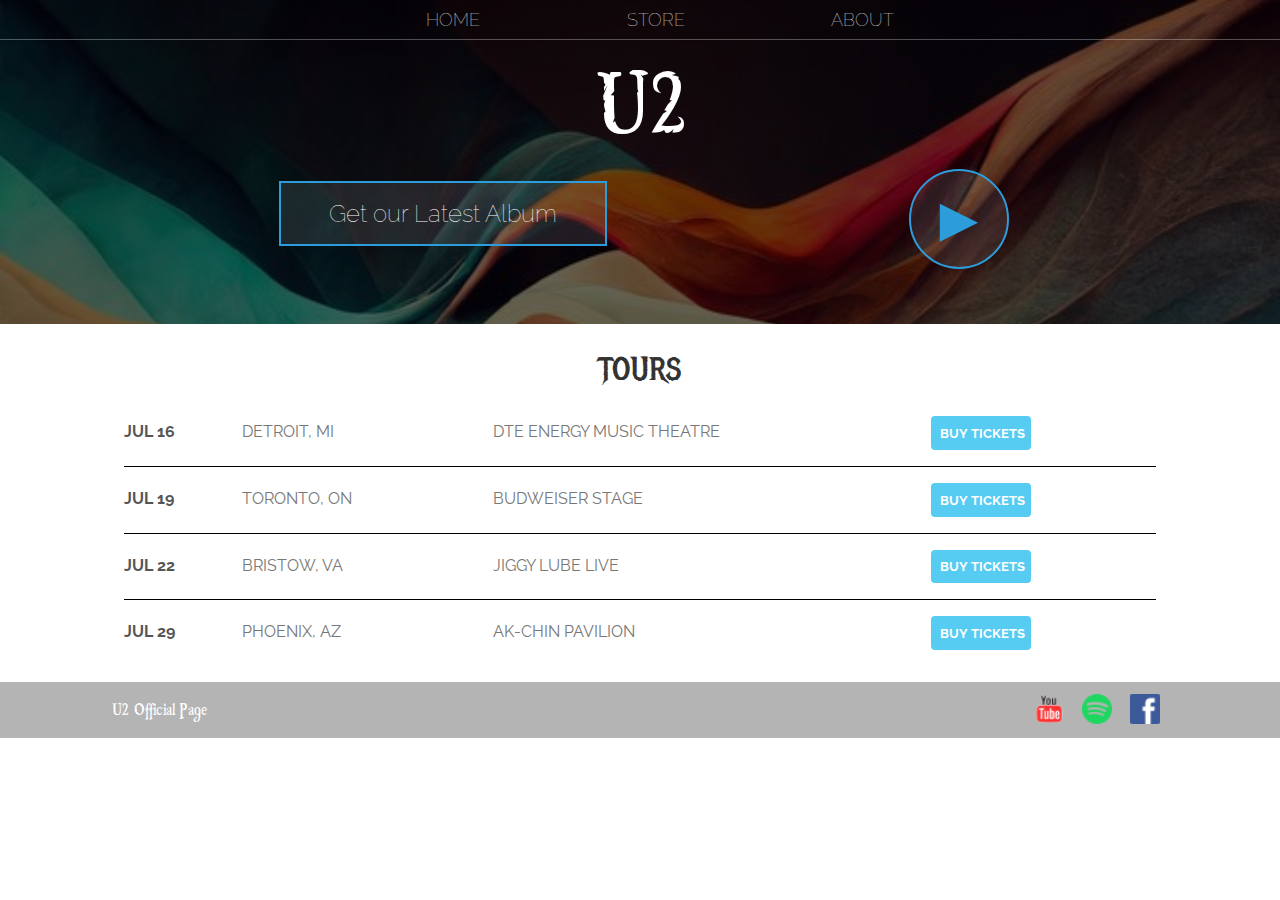
<file: Index.html>
<!doctype html>
<html>
<head>
    <title>U2 Official Page</title>
    <meta name="description" content="This is the description">
    <link rel="stylesheet" href="styles.css">
</head>
<body>
    <header class="main-header">
        <nav class="nav main-nav">
            <ul>
                <li><a href="Index.html">HOME</a></li>
                <li><a href="Store.html">STORE</a></li>
                <li><a href="About.html">ABOUT</a></li>
            </ul>
        </nav>
        <h1 class="band-name band-name-large">U2</h1>
        <div class="container header-content">
            <button class="btn btn-header" type="button">Get our Latest Album</button>
            <button class="btn btn-header btn-play" type="button">&#9658;</button>
        </div>
    </header>
   <section class="content-section container">
    <h2 class="section-header">TOURS</h2>
    <div>
        <div class="tour-row">
            <span class="tour-item tour-date">JUL 16</span>
            <span class="tour-item tour-city">DETROIT, MI</span>
            <span class="tour-item tour-arena">DTE ENERGY MUSIC THEATRE</span>
            <button class="btn tour-item tour-btn btn-primary" type="button">BUY TICKETS</button>
        </div>
        <div class="tour-row">
            <span class="tour-item tour-date">JUL 19</span>
            <span class="tour-item tour-city">TORONTO, ON</span>
            <span class="tour-item tour-arena">BUDWEISER STAGE</span>
            <button class="btn tour-item tour-btn btn-primary" type="button">BUY TICKETS</button>
        </div>
        <div class="tour-row">
            <span class="tour-item tour-date">JUL 22</span>
            <span class="tour-item tour-city">BRISTOW, VA</span>
            <span class="tour-item tour-arena">JIGGY LUBE LIVE</span>
            <button class="btn tour-item tour-btn btn-primary" type="button">BUY TICKETS</button>
        </div>
        <div class="tour-row">
            <span class="tour-item tour-date">JUL 29</span>
            <span class="tour-item tour-city">PHOENIX, AZ</span>
            <span class="tour-item tour-arena">AK-CHIN PAVILION</span>
            <button class="btn tour-item tour-btn btn-primary" type="button">BUY TICKETS</button>
        </div>
    </div>
   </section>
   <footer class="main-footer">
    <div class="container main-footer-container">
        <h3 class="band-name">U2 Official Page</h3>
        <ul class="nav footer-nav">
            <li><a href="https://www.youtube.com/channel/UC4gPNusMDwx2Xm-YI35AkCA" target="_blank">
                <img src= "Images/YouTube Logo.png">
                </a>
            </li>
            <li><a href="https://open.spotify.com/artist/51Blml2LZPmy7TTiAg47vQ" target="_blank">
                <img src= "Images/Spotify Logo.png">
                </a>
            </li>
            <li><a href="https://pt-br.facebook.com/u2/" target="_blank">
                <img src= "Images/Facebook Logo.png">
                </a>
            </li>
        </ul>
    </div>
</footer>
</body>
</html>
</file>
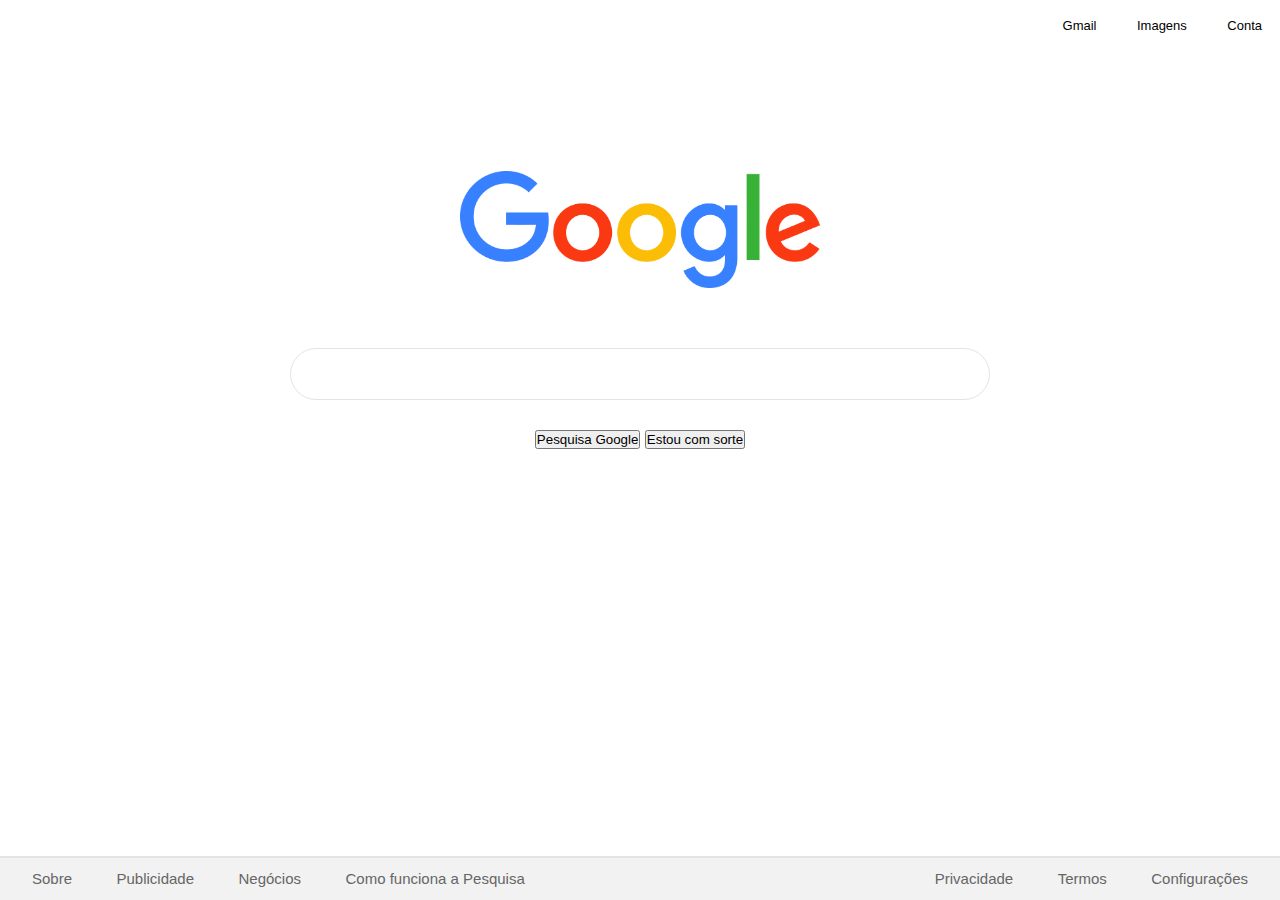
<file: exercises/Google/index.html>
<!doctype html>
<html>
    <head>
        <title>Google</title>
        <meta name="description" content="This is the description">
        <link rel="stylesheet" href="styles.css">
    </head>
    <body class="container">
        <header>
            <nav>
                <a href="https://mail.google.com" target="_blank">Gmail</a> 
                <a href="https://google.com/imghp" target="_blank">Imagens</a>
                <!-- <a href="#">Google Apps</a> -->
                <a href="https://account.google.com">Conta</a>
            </nav>
        </header>
    <div>
        <img class="logo" src="Images/Google-title.png" alt="Google Title">
    </div>
    <div class="form">
        <form action="https://www.google.com/search" method="get">
            <!-- <button type="submit"><img src="Images/Google-search.png" alt="Search Icon"></button> -->
            <input class="search-bar" type="text" value="">
        </form>
    </div>
    <div class="btns">
        <input type="submit" value="Pesquisa Google">
        <input type="submit" value="Estou com sorte">
    </div>
        <footer>
            <div class="LF">
                <a href="#">Sobre</a>
                <a href="#">Publicidade</a>
                <a href="#">Negócios</a>
                <a href="#">Como funciona a Pesquisa</a>
            </div>
            <div class="RF">
                <a href="#">Privacidade</a>
                <a href="#">Termos</a>
                <a href="#">Configurações</a>
            </div>
        </footer>
    </body>
</html>
</file>
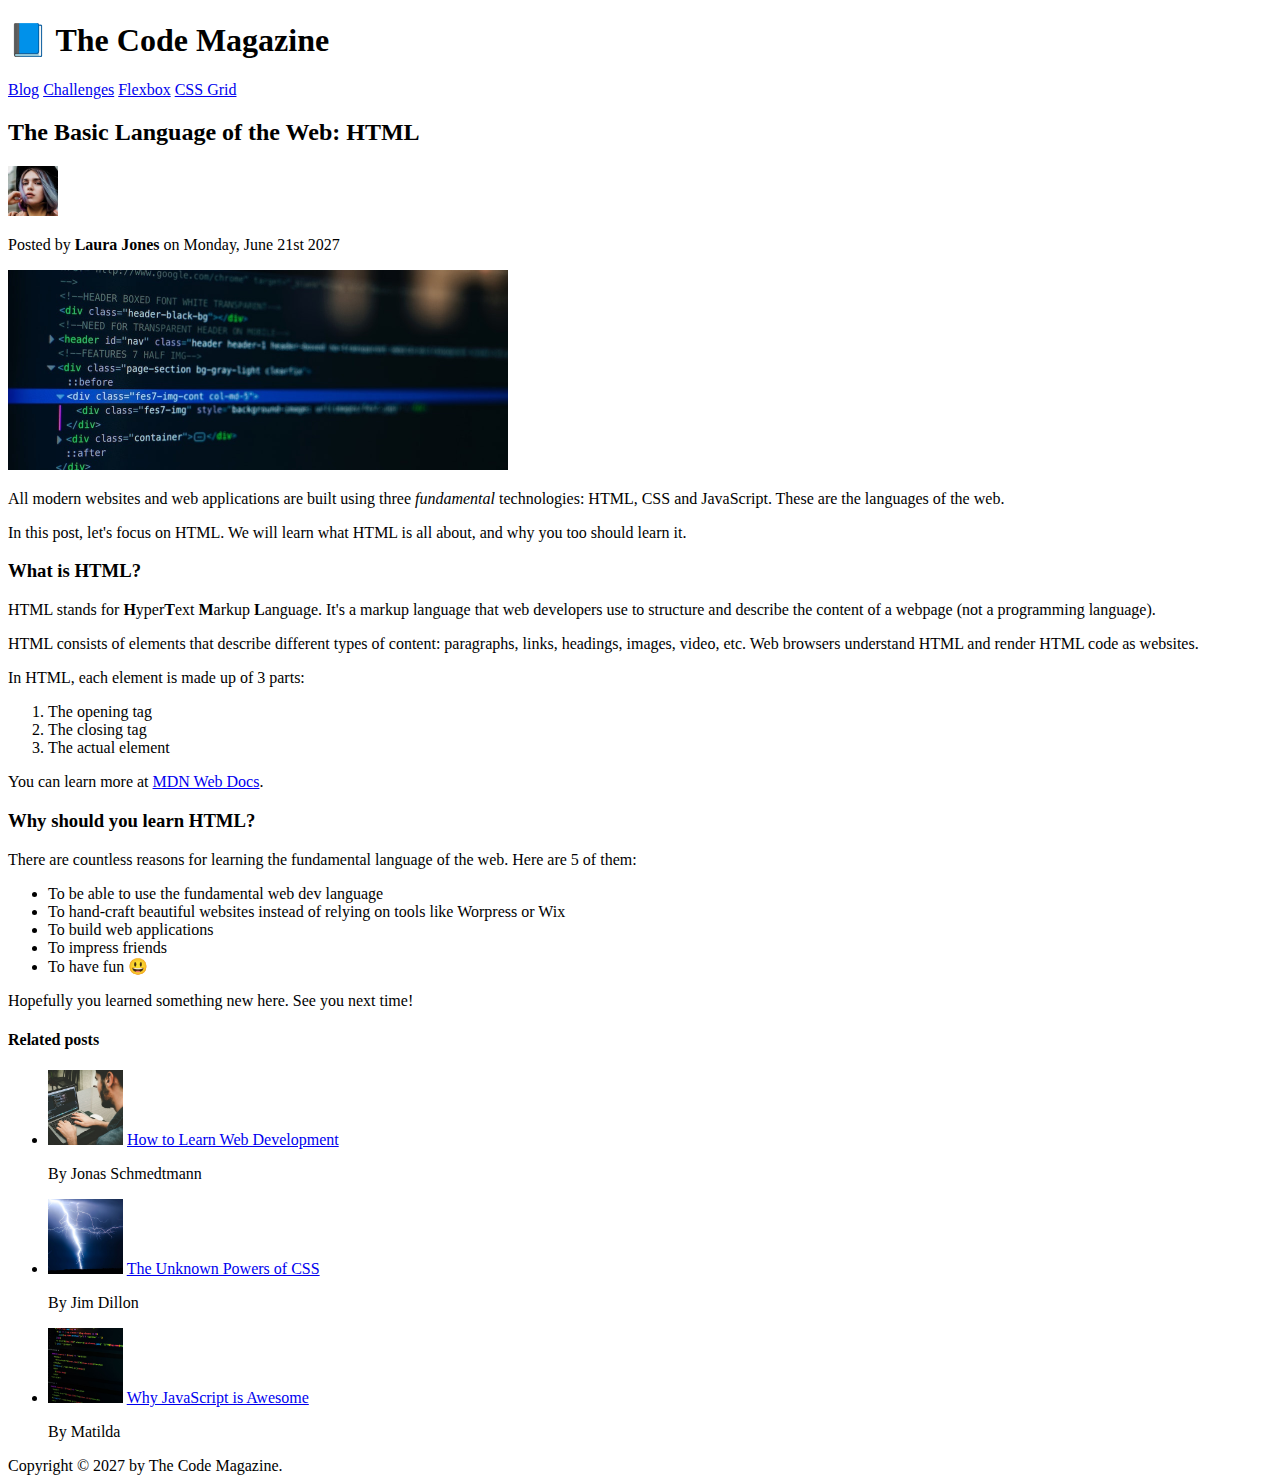
<file: Udemy/final/02-HTML-Fundamentals/index.html>
<!DOCTYPE html>
<html lang="en">
  <head>
    <meta charset="UTF-8" />
    <title>The Basic Language of the Web: HTML</title>
  </head>

  <body>
    <!--
    <h1>The Basic Language of the Web: HTML</h1>
    <h2>The Basic Language of the Web: HTML</h2>
    <h3>The Basic Language of the Web: HTML</h3>
    <h4>The Basic Language of the Web: HTML</h4>
    <h5>The Basic Language of the Web: HTML</h5>
    <h6>The Basic Language of the Web: HTML</h6>
    -->

    <header>
      <h1>📘 The Code Magazine</h1>

      <nav>
        <a href="blog.html">Blog</a>
        <a href="#">Challenges</a>
        <a href="#">Flexbox</a>
        <a href="#">CSS Grid</a>
      </nav>
    </header>

    <article>
      <header>
        <h2>The Basic Language of the Web: HTML</h2>

        <img
          src="img/laura-jones.jpg"
          alt="Headshot of Laura Jones"
          height="50"
          width="50"
        />

        <p>Posted by <strong>Laura Jones</strong> on Monday, June 21st 2027</p>

        <img
          src="img/post-img.jpg"
          alt="HTML code on a screen"
          width="500"
          height="200"
        />
      </header>

      <p>
        All modern websites and web applications are built using three
        <em>fundamental</em>
        technologies: HTML, CSS and JavaScript. These are the languages of the
        web.
      </p>

      <p>
        In this post, let's focus on HTML. We will learn what HTML is all about,
        and why you too should learn it.
      </p>

      <h3>What is HTML?</h3>
      <p>
        HTML stands for <strong>H</strong>yper<strong>T</strong>ext
        <strong>M</strong>arkup <strong>L</strong>anguage. It's a markup
        language that web developers use to structure and describe the content
        of a webpage (not a programming language).
      </p>
      <p>
        HTML consists of elements that describe different types of content:
        paragraphs, links, headings, images, video, etc. Web browsers understand
        HTML and render HTML code as websites.
      </p>
      <p>In HTML, each element is made up of 3 parts:</p>

      <ol>
        <li>The opening tag</li>
        <li>The closing tag</li>
        <li>The actual element</li>
      </ol>

      <p>
        You can learn more at
        <a
          href="https://developer.mozilla.org/en-US/docs/Web/HTML"
          target="_blank"
          >MDN Web Docs</a
        >.
      </p>

      <h3>Why should you learn HTML?</h3>

      <p>
        There are countless reasons for learning the fundamental language of the
        web. Here are 5 of them:
      </p>

      <ul>
        <li>To be able to use the fundamental web dev language</li>
        <li>
          To hand-craft beautiful websites instead of relying on tools like
          Worpress or Wix
        </li>
        <li>To build web applications</li>
        <li>To impress friends</li>
        <li>To have fun 😃</li>
      </ul>

      <p>Hopefully you learned something new here. See you next time!</p>
    </article>

    <aside>
      <h4>Related posts</h4>

      <ul>
        <li>
          <img
            src="img/related-1.jpg"
            alt="Person programming"
            width="75"
            width="75"
          />
          <a href="#">How to Learn Web Development</a>
          <p>By Jonas Schmedtmann</p>
        </li>
        <li>
          <img src="img/related-2.jpg" alt="Lightning" width="75" heigth="75" />
          <a href="#">The Unknown Powers of CSS</a>
          <p>By Jim Dillon</p>
        </li>
        <li>
          <img
            src="img/related-3.jpg"
            alt="JavaScript code on a screen"
            width="75"
            height="75"
          />
          <a href="#">Why JavaScript is Awesome</a>
          <p>By Matilda</p>
        </li>
      </ul>
    </aside>

    <footer>Copyright &copy; 2027 by The Code Magazine.</footer>
  </body>
</html>
</file>
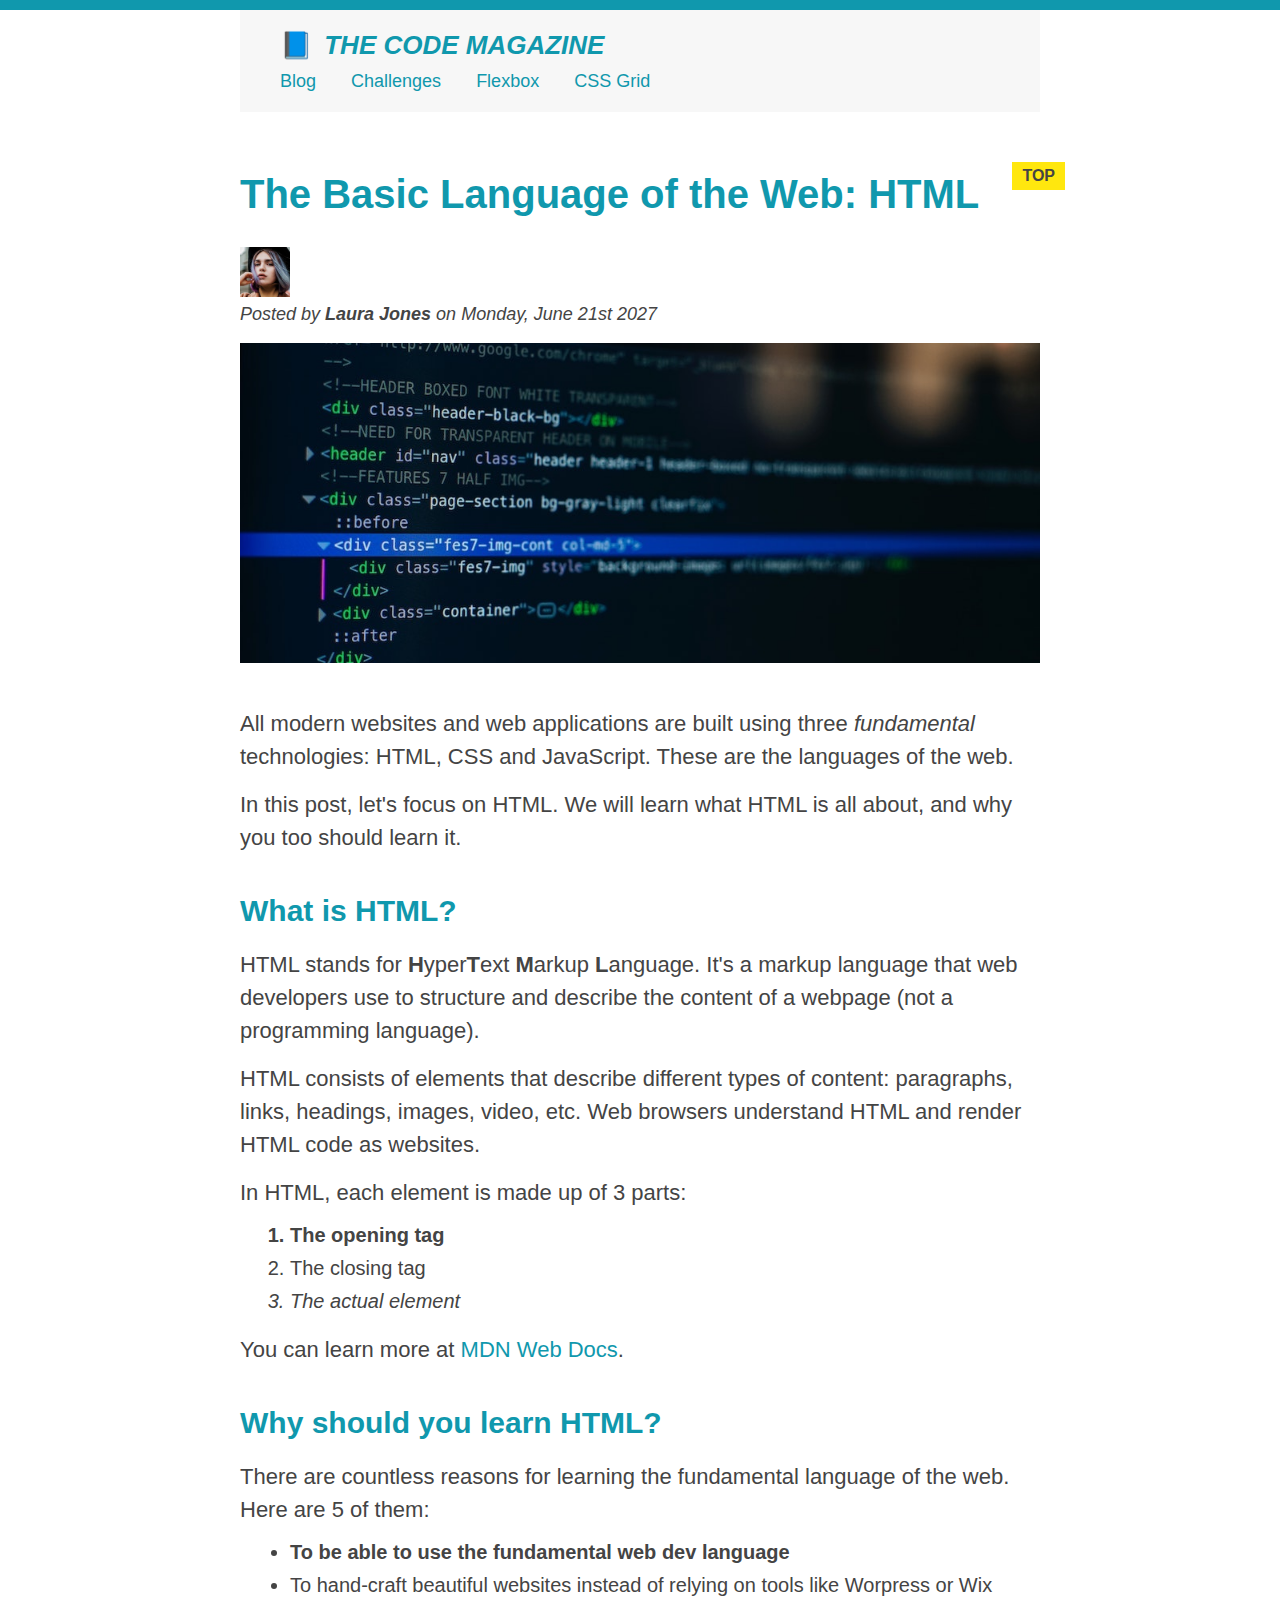
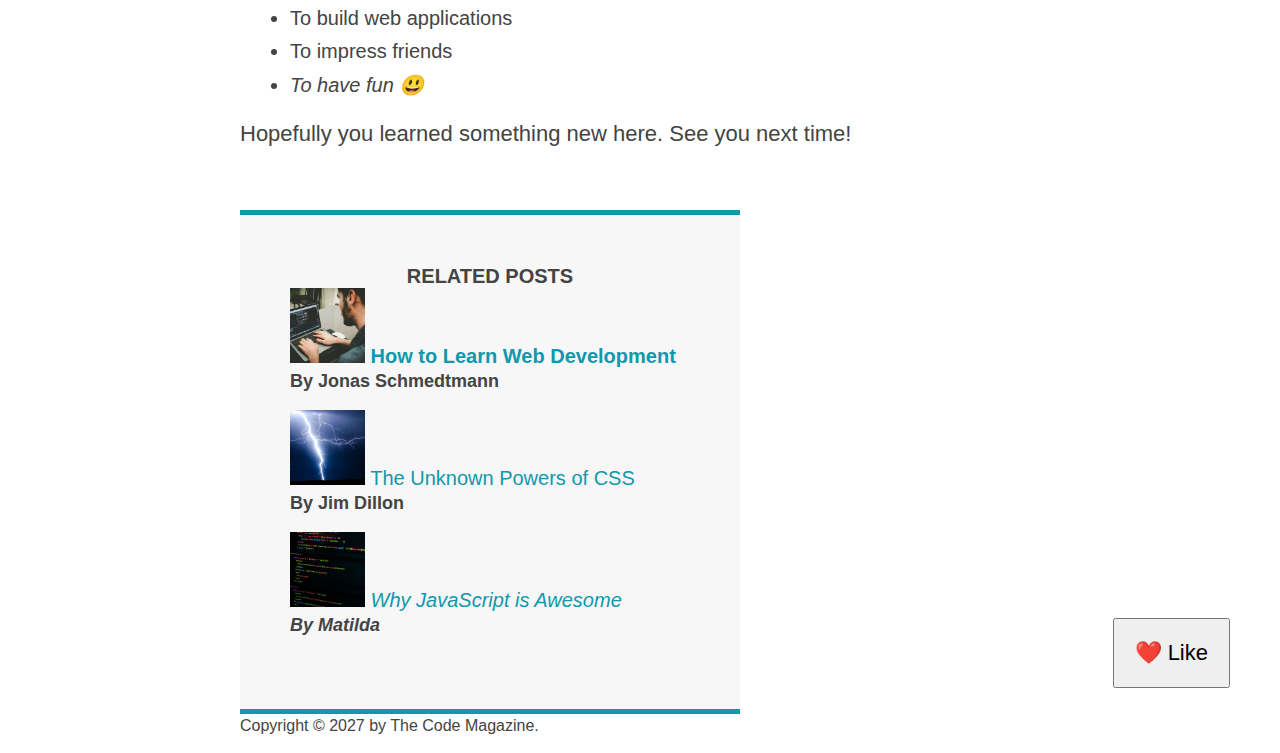
<file: Udemy/final/03-CSS-Fundamentals/index.html>
<!DOCTYPE html>
<html lang="en">
  <head>
    <meta charset="UTF-8" />
    <link href="style.css" rel="stylesheet" />

    <title>The Basic Language of the Web: HTML</title>
  </head>

  <body>
    <!--
    <h1>The Basic Language of the Web: HTML</h1>
    <h2>The Basic Language of the Web: HTML</h2>
    <h3>The Basic Language of the Web: HTML</h3>
    <h4>The Basic Language of the Web: HTML</h4>
    <h5>The Basic Language of the Web: HTML</h5>
    <h6>The Basic Language of the Web: HTML</h6>
    -->

    <div class="container">
      <header class="main-header">
        <h1>📘 The Code Magazine</h1>

        <nav>
          <!-- <strong>This is the navigation</strong> -->
          <a href="blog.html">Blog</a>
          <a href="#">Challenges</a>
          <a href="#">Flexbox</a>
          <a href="#">CSS Grid</a>
        </nav>
      </header>

      <article>
        <header class="post-header">
          <h2>The Basic Language of the Web: HTML</h2>

          <img
            src="img/laura-jones.jpg"
            alt="Headshot of Laura Jones"
            height="50"
            width="50"
          />

          <p id="author">
            Posted by <strong>Laura Jones</strong> on Monday, June 21st 2027
          </p>

          <img
            src="img/post-img.jpg"
            alt="HTML code on a screen"
            width="500"
            height="200"
            class="post-img"
          />
          <button>❤️ Like</button>
        </header>

        <p>
          All modern websites and web applications are built using three
          <em>fundamental</em>
          technologies: HTML, CSS and JavaScript. These are the languages of the
          web.
        </p>

        <p>
          In this post, let's focus on HTML. We will learn what HTML is all
          about, and why you too should learn it.
        </p>

        <h3>What is HTML?</h3>
        <p>
          HTML stands for <strong>H</strong>yper<strong>T</strong>ext
          <strong>M</strong>arkup <strong>L</strong>anguage. It's a markup
          language that web developers use to structure and describe the content
          of a webpage (not a programming language).
        </p>
        <p>
          HTML consists of elements that describe different types of content:
          paragraphs, links, headings, images, video, etc. Web browsers
          understand HTML and render HTML code as websites.
        </p>
        <p>In HTML, each element is made up of 3 parts:</p>

        <ol>
          <li class="first-li">The opening tag</li>
          <li>The closing tag</li>
          <li>The actual element</li>
        </ol>

        <p>
          You can learn more at
          <a
            href="https://developer.mozilla.org/en-US/docs/Web/HTML"
            target="_blank"
            >MDN Web Docs</a
          >.
        </p>

        <h3>Why should you learn HTML?</h3>

        <p>
          There are countless reasons for learning the fundamental language of
          the web. Here are 5 of them:
        </p>

        <ul>
          <li class="first-li">
            To be able to use the fundamental web dev language
          </li>
          <li>
            To hand-craft beautiful websites instead of relying on tools like
            Worpress or Wix
          </li>
          <li>To build web applications</li>
          <li>To impress friends</li>
          <li>To have fun 😃</li>
        </ul>

        <p>Hopefully you learned something new here. See you next time!</p>
      </article>

      <aside>
        <h4>Related posts</h4>

        <ul class="related">
          <li>
            <img
              src="img/related-1.jpg"
              alt="Person programming"
              width="75"
              height="75"
            />
            <a href="#">How to Learn Web Development</a>
            <p class="related-author">By Jonas Schmedtmann</p>
          </li>
          <li>
            <img
              src="img/related-2.jpg"
              alt="Lightning"
              width="75"
              height="75"
            />
            <a href="#">The Unknown Powers of CSS</a>
            <p class="related-author">By Jim Dillon</p>
          </li>
          <li>
            <img
              src="img/related-3.jpg"
              alt="JavaScript code on a screen"
              width="75"
              height="75"
            />
            <a href="#">Why JavaScript is Awesome</a>
            <p class="related-author">By Matilda</p>
          </li>
        </ul>
      </aside>

      <footer>
        <p id="copyright" class="copyright text">
          Copyright &copy; 2027 by The Code Magazine.
        </p>
      </footer>
    </div>
  </body>
</html>
</file>
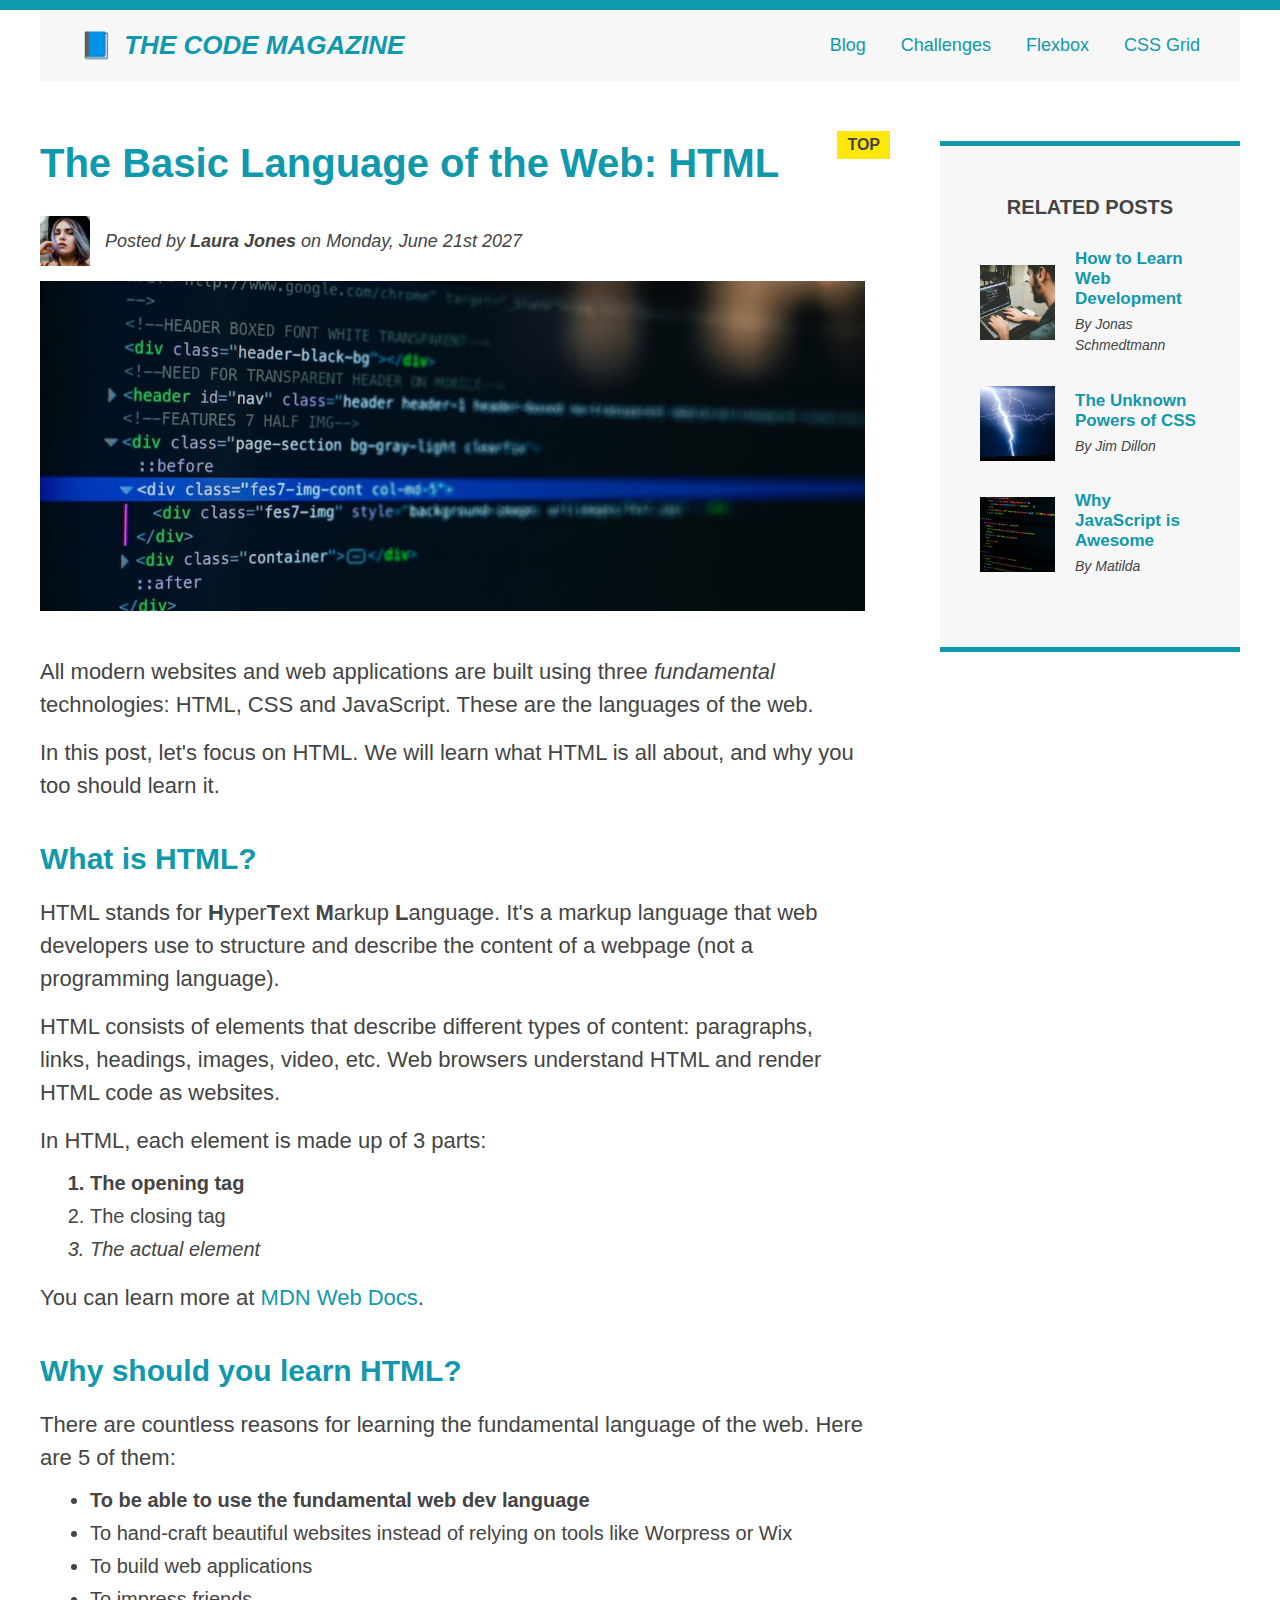
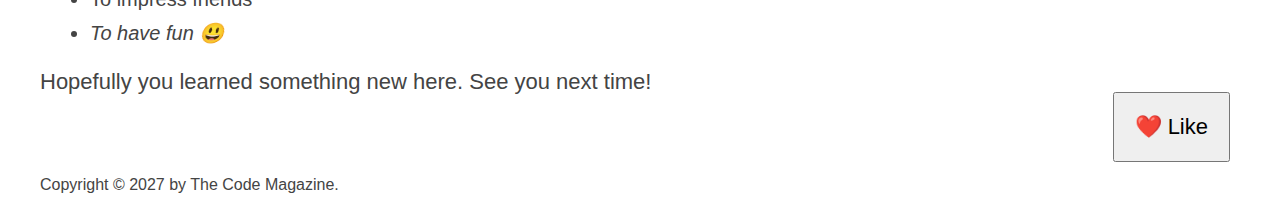
<file: Udemy/final/04-CSS-Layouts/index.html>
<!DOCTYPE html>
<html lang="en">
  <head>
    <meta charset="UTF-8" />
    <link href="style.css" rel="stylesheet" />

    <title>The Basic Language of the Web: HTML</title>
  </head>

  <body>
    <!--
    <h1>The Basic Language of the Web: HTML</h1>
    <h2>The Basic Language of the Web: HTML</h2>
    <h3>The Basic Language of the Web: HTML</h3>
    <h4>The Basic Language of the Web: HTML</h4>
    <h5>The Basic Language of the Web: HTML</h5>
    <h6>The Basic Language of the Web: HTML</h6>
    -->

    <div class="container">
      <header class="main-header clearfix">
        <h1>📘 The Code Magazine</h1>

        <nav>
          <!-- <strong>This is the navigation</strong> -->
          <a href="blog.html">Blog</a>
          <a href="#">Challenges</a>
          <a href="flexbox.html">Flexbox</a>
          <a href="css-grid.html">CSS Grid</a>
        </nav>

        <!-- <div class="clear"></div> -->
      </header>

      <!-- ONLY NECESSARY FOR FLEXBOX -->
      <!-- <div class="row"> -->
      <article>
        <header class="post-header">
          <h2>The Basic Language of the Web: HTML</h2>

          <div class="author-box">
            <img
              src="img/laura-jones.jpg"
              alt="Headshot of Laura Jones"
              height="50"
              width="50"
              class="author-img"
            />

            <p id="author" class="author">
              Posted by <strong>Laura Jones</strong> on Monday, June 21st 2027
            </p>
          </div>

          <img
            src="img/post-img.jpg"
            alt="HTML code on a screen"
            width="500"
            height="200"
            class="post-img"
          />
          <button>❤️ Like</button>
        </header>

        <p>
          All modern websites and web applications are built using three
          <em>fundamental</em>
          technologies: HTML, CSS and JavaScript. These are the languages of the
          web.
        </p>

        <p>
          In this post, let's focus on HTML. We will learn what HTML is all
          about, and why you too should learn it.
        </p>

        <h3>What is HTML?</h3>
        <p>
          HTML stands for <strong>H</strong>yper<strong>T</strong>ext
          <strong>M</strong>arkup <strong>L</strong>anguage. It's a markup
          language that web developers use to structure and describe the content
          of a webpage (not a programming language).
        </p>
        <p>
          HTML consists of elements that describe different types of content:
          paragraphs, links, headings, images, video, etc. Web browsers
          understand HTML and render HTML code as websites.
        </p>
        <p>In HTML, each element is made up of 3 parts:</p>

        <ol>
          <li class="first-li">The opening tag</li>
          <li>The closing tag</li>
          <li>The actual element</li>
        </ol>

        <p>
          You can learn more at
          <a
            href="https://developer.mozilla.org/en-US/docs/Web/HTML"
            target="_blank"
            >MDN Web Docs</a
          >.
        </p>

        <h3>Why should you learn HTML?</h3>

        <p>
          There are countless reasons for learning the fundamental language of
          the web. Here are 5 of them:
        </p>

        <ul>
          <li class="first-li">
            To be able to use the fundamental web dev language
          </li>
          <li>
            To hand-craft beautiful websites instead of relying on tools like
            Worpress or Wix
          </li>
          <li>To build web applications</li>
          <li>To impress friends</li>
          <li>To have fun 😃</li>
        </ul>

        <p>Hopefully you learned something new here. See you next time!</p>
      </article>

      <aside>
        <h4>Related posts</h4>

        <ul class="related">
          <li class="related-post">
            <img
              src="img/related-1.jpg"
              alt="Person programming"
              width="75"
              height="75"
            />
            <div>
              <a href="#" class="related-link">How to Learn Web Development</a>
              <p class="related-author">By Jonas Schmedtmann</p>
            </div>
          </li>
          <li class="related-post">
            <img
              src="img/related-2.jpg"
              alt="Lightning"
              width="75"
              height="75"
            />
            <div>
              <a href="#" class="related-link">The Unknown Powers of CSS</a>
              <p class="related-author">By Jim Dillon</p>
            </div>
          </li>
          <li class="related-post">
            <img
              src="img/related-3.jpg"
              alt="JavaScript code on a screen"
              width="75"
              height="75"
            />
            <div>
              <a href="#" class="related-link">Why JavaScript is Awesome</a>
              <p class="related-author">By Matilda</p>
            </div>
          </li>
        </ul>
      </aside>
      <!-- </div> -->

      <footer>
        <p id="copyright" class="copyright text">
          Copyright &copy; 2027 by The Code Magazine.
        </p>
      </footer>
    </div>
  </body>
</html>
</file>
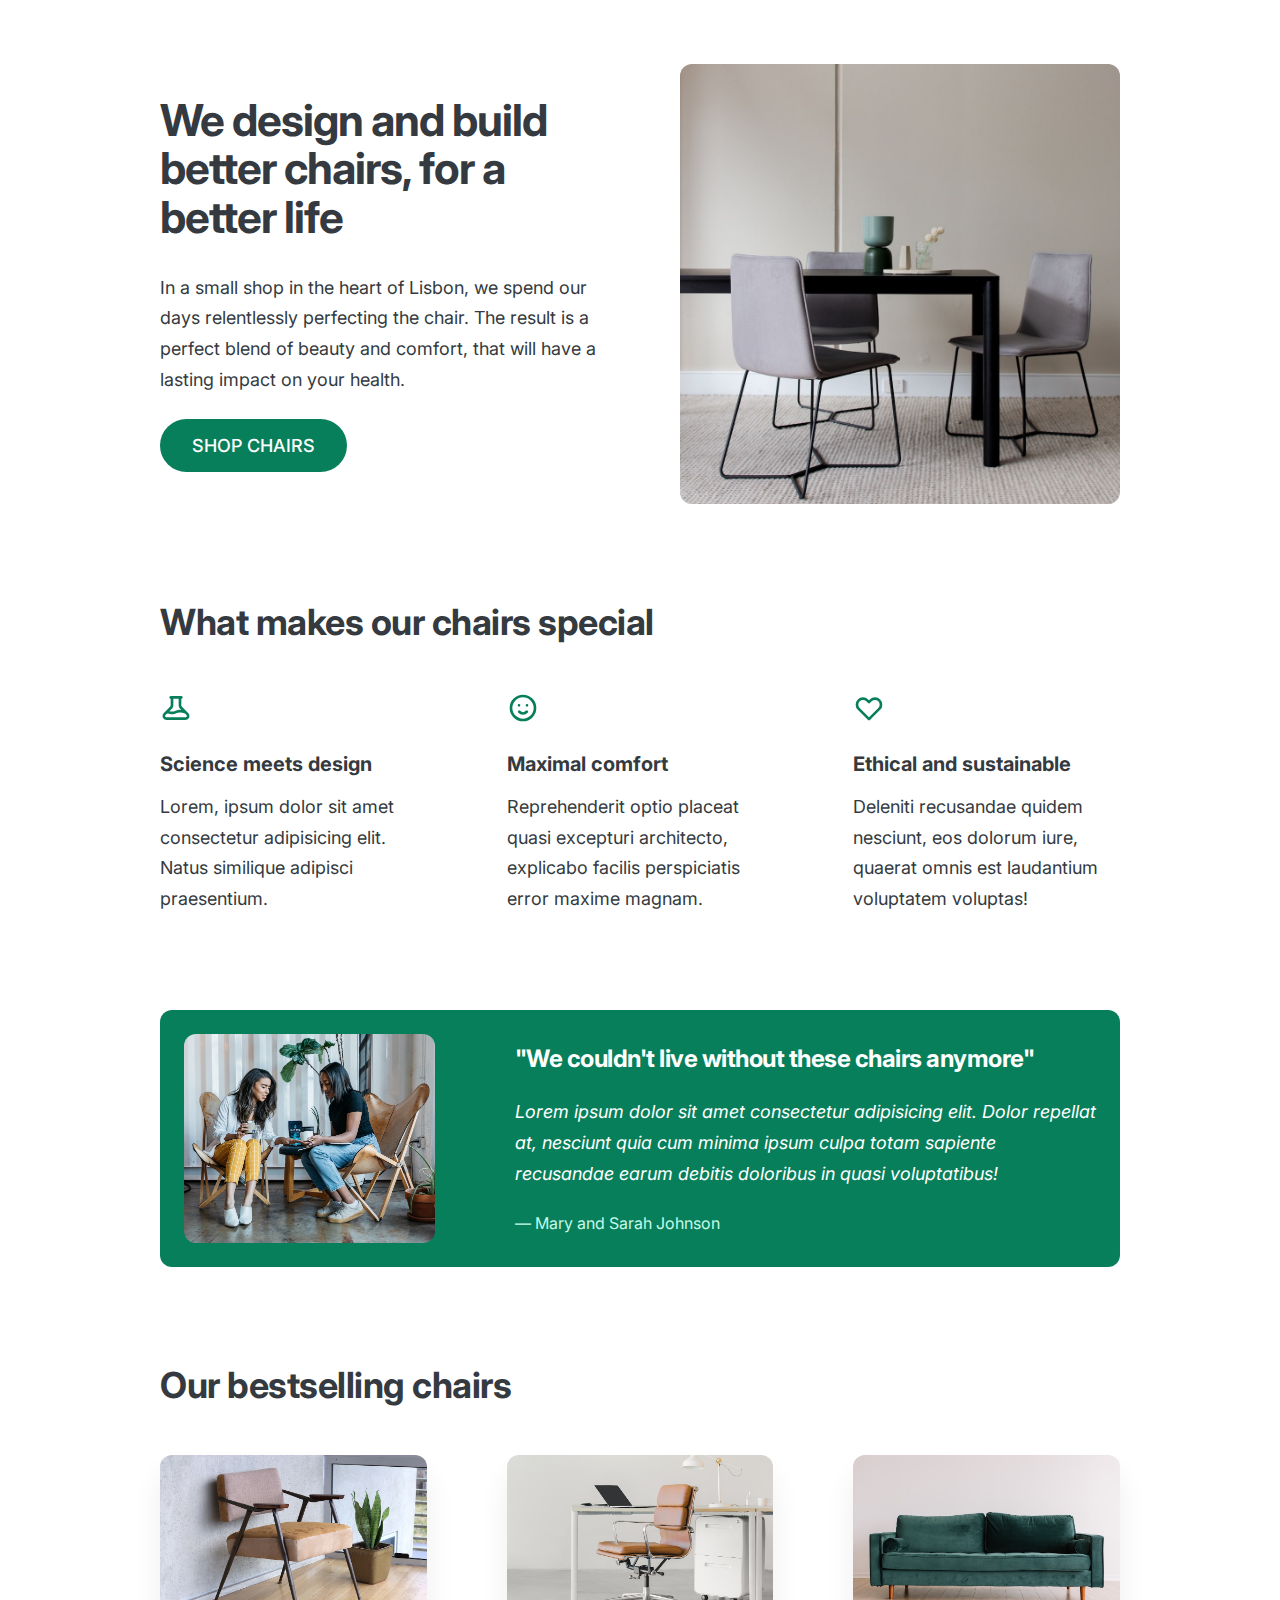
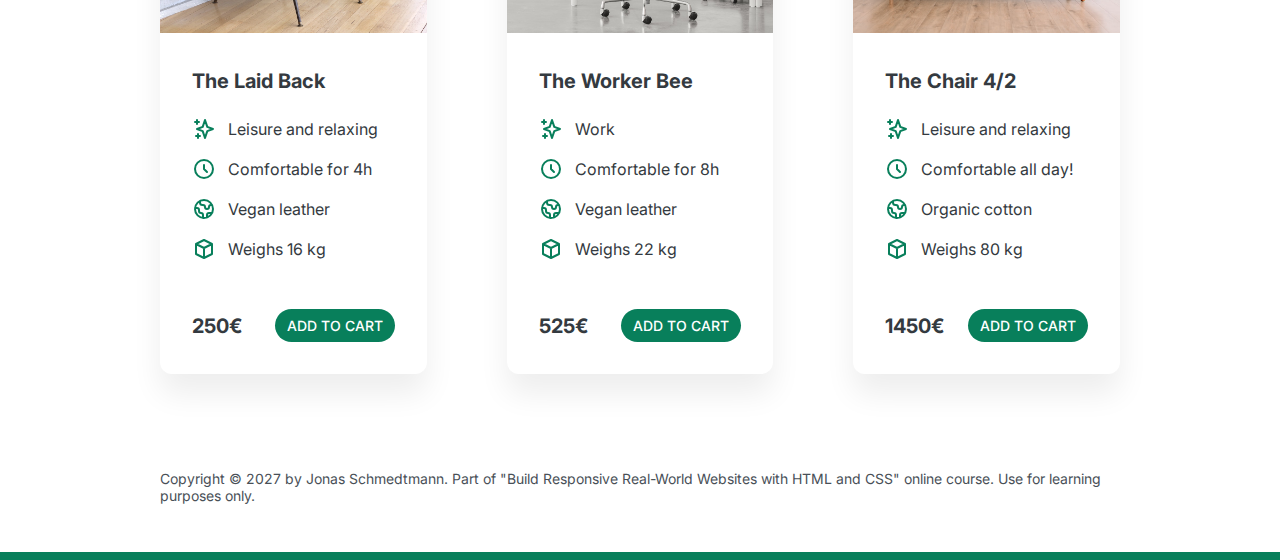
<file: Udemy/final/05-Design/index.html>
<!DOCTYPE html>
<html lang="en">
  <head>
    <meta charset="UTF-8" />
    <meta http-equiv="X-UA-Compatible" content="IE=edge" />
    <meta name="viewport" content="width=device-width, initial-scale=1.0" />

    <link rel="preconnect" href="https://fonts.gstatic.com" />
    <link
      href="https://fonts.googleapis.com/css2?family=Inter:wght@400;500;700&display=swap"
      rel="stylesheet"
    />

    <link rel="stylesheet" href="style.css" />
    <title>Lisbon Chair Shop</title>
  </head>
  <body>
    <div class="container">
      <header>
        <div class="header-text-box">
          <h1>We design and build better chairs, for a better life</h1>
          <p class="header-text">
            In a small shop in the heart of Lisbon, we spend our days
            relentlessly perfecting the chair. The result is a perfect blend of
            beauty and comfort, that will have a lasting impact on your health.
          </p>
          <a class="btn btn--big" href="#">Shop chairs</a>
        </div>
        <img src="hero.jpg" alt="Photo" />
      </header>

      <section>
        <h2>What makes our chairs special</h2>
        <div class="grid-3-cols">
          <div>
            <svg
              xmlns="http://www.w3.org/2000/svg"
              class="features-icon"
              fill="none"
              viewBox="0 0 24 24"
              stroke="currentColor"
            >
              <path
                stroke-linecap="round"
                stroke-linejoin="round"
                stroke-width="2"
                d="M19.428 15.428a2 2 0 00-1.022-.547l-2.387-.477a6 6 0 00-3.86.517l-.318.158a6 6 0 01-3.86.517L6.05 15.21a2 2 0 00-1.806.547M8 4h8l-1 1v5.172a2 2 0 00.586 1.414l5 5c1.26 1.26.367 3.414-1.415 3.414H4.828c-1.782 0-2.674-2.154-1.414-3.414l5-5A2 2 0 009 10.172V5L8 4z"
              />
            </svg>
            <p class="features-title"><strong>Science meets design</strong></p>
            <p class="features-text">
              Lorem, ipsum dolor sit amet consectetur adipisicing elit. Natus
              similique adipisci praesentium.
            </p>
          </div>

          <div>
            <svg
              xmlns="http://www.w3.org/2000/svg"
              class="features-icon"
              fill="none"
              viewBox="0 0 24 24"
              stroke="currentColor"
            >
              <path
                stroke-linecap="round"
                stroke-linejoin="round"
                stroke-width="2"
                d="M14.828 14.828a4 4 0 01-5.656 0M9 10h.01M15 10h.01M21 12a9 9 0 11-18 0 9 9 0 0118 0z"
              />
            </svg>
            <p class="features-title">
              <strong>Maximal comfort</strong>
            </p>
            <p class="features-text">
              Reprehenderit optio placeat quasi excepturi architecto, explicabo
              facilis perspiciatis error maxime magnam.
            </p>
          </div>

          <div>
            <svg
              xmlns="http://www.w3.org/2000/svg"
              class="features-icon"
              fill="none"
              viewBox="0 0 24 24"
              stroke="currentColor"
            >
              <path
                stroke-linecap="round"
                stroke-linejoin="round"
                stroke-width="2"
                d="M4.318 6.318a4.5 4.5 0 000 6.364L12 20.364l7.682-7.682a4.5 4.5 0 00-6.364-6.364L12 7.636l-1.318-1.318a4.5 4.5 0 00-6.364 0z"
              />
            </svg>
            <p class="features-title">
              <strong>Ethical and sustainable</strong>
            </p>
            <p class="features-text">
              Deleniti recusandae quidem nesciunt, eos dolorum iure, quaerat
              omnis est laudantium voluptatem voluptas!
            </p>
          </div>
        </div>
      </section>

      <section class="testimonial-section">
        <div class="grid-3-cols">
          <img src="customers.jpg" alt="People sitting on chairs" />
          <div class="testimonial-box">
            <h2>"We couldn't live without these chairs anymore"</h2>
            <blockquote class="testimonial-text">
              Lorem ipsum dolor sit amet consectetur adipisicing elit. Dolor
              repellat at, nesciunt quia cum minima ipsum culpa totam sapiente
              recusandae earum debitis doloribus in quasi voluptatibus!
            </blockquote>
            <p class="testimonial-author">&mdash; Mary and Sarah Johnson</p>
          </div>
        </div>
      </section>

      <section>
        <h2>Our bestselling chairs</h2>
        <div class="grid-3-cols">
          <figure class="chair">
            <img src="chair-1.jpg" alt="Chair" />
            <div class="chair-box">
              <h3>The Laid Back</h3>
              <ul class="chair-details">
                <li>
                  <svg
                    xmlns="http://www.w3.org/2000/svg"
                    class="chair-icon"
                    fill="none"
                    viewBox="0 0 24 24"
                    stroke="currentColor"
                  >
                    <path
                      stroke-linecap="round"
                      stroke-linejoin="round"
                      stroke-width="2"
                      d="M5 3v4M3 5h4M6 17v4m-2-2h4m5-16l2.286 6.857L21 12l-5.714 2.143L13 21l-2.286-6.857L5 12l5.714-2.143L13 3z"
                    />
                  </svg>
                  <!-- Span is a generic INLINE text element, it doesn't have any meaning. It's like a div element, but inline -->
                  <span>Leisure and relaxing</span>
                </li>
                <li>
                  <svg
                    xmlns="http://www.w3.org/2000/svg"
                    class="chair-icon"
                    fill="none"
                    viewBox="0 0 24 24"
                    stroke="currentColor"
                  >
                    <path
                      stroke-linecap="round"
                      stroke-linejoin="round"
                      stroke-width="2"
                      d="M12 8v4l3 3m6-3a9 9 0 11-18 0 9 9 0 0118 0z"
                    />
                  </svg>
                  <span>Comfortable for 4h</span>
                </li>
                <li>
                  <svg
                    xmlns="http://www.w3.org/2000/svg"
                    class="chair-icon"
                    fill="none"
                    viewBox="0 0 24 24"
                    stroke="currentColor"
                  >
                    <path
                      stroke-linecap="round"
                      stroke-linejoin="round"
                      stroke-width="2"
                      d="M3.055 11H5a2 2 0 012 2v1a2 2 0 002 2 2 2 0 012 2v2.945M8 3.935V5.5A2.5 2.5 0 0010.5 8h.5a2 2 0 012 2 2 2 0 104 0 2 2 0 012-2h1.064M15 20.488V18a2 2 0 012-2h3.064M21 12a9 9 0 11-18 0 9 9 0 0118 0z"
                    />
                  </svg>
                  <span>Vegan leather</span>
                </li>
                <li>
                  <svg
                    xmlns="http://www.w3.org/2000/svg"
                    class="chair-icon"
                    fill="none"
                    viewBox="0 0 24 24"
                    stroke="currentColor"
                  >
                    <path
                      stroke-linecap="round"
                      stroke-linejoin="round"
                      stroke-width="2"
                      d="M20 7l-8-4-8 4m16 0l-8 4m8-4v10l-8 4m0-10L4 7m8 4v10M4 7v10l8 4"
                    />
                  </svg>
                  <span>Weighs 16 kg</span>
                </li>
              </ul>
              <div class="chair-price">
                <strong>250€</strong>
                <a href="#" class="btn btn--small">Add to cart</a>
              </div>
            </div>
          </figure>

          <figure class="chair">
            <img src="chair-2.jpg" alt="Chair" />
            <div class="chair-box">
              <h3>The Worker Bee</h3>
              <ul class="chair-details">
                <li>
                  <svg
                    xmlns="http://www.w3.org/2000/svg"
                    class="chair-icon"
                    fill="none"
                    viewBox="0 0 24 24"
                    stroke="currentColor"
                  >
                    <path
                      stroke-linecap="round"
                      stroke-linejoin="round"
                      stroke-width="2"
                      d="M5 3v4M3 5h4M6 17v4m-2-2h4m5-16l2.286 6.857L21 12l-5.714 2.143L13 21l-2.286-6.857L5 12l5.714-2.143L13 3z"
                    />
                  </svg>
                  <span>Work</span>
                </li>
                <li>
                  <svg
                    xmlns="http://www.w3.org/2000/svg"
                    class="chair-icon"
                    fill="none"
                    viewBox="0 0 24 24"
                    stroke="currentColor"
                  >
                    <path
                      stroke-linecap="round"
                      stroke-linejoin="round"
                      stroke-width="2"
                      d="M12 8v4l3 3m6-3a9 9 0 11-18 0 9 9 0 0118 0z"
                    />
                  </svg>
                  <span>Comfortable for 8h</span>
                </li>
                <li>
                  <svg
                    xmlns="http://www.w3.org/2000/svg"
                    class="chair-icon"
                    fill="none"
                    viewBox="0 0 24 24"
                    stroke="currentColor"
                  >
                    <path
                      stroke-linecap="round"
                      stroke-linejoin="round"
                      stroke-width="2"
                      d="M3.055 11H5a2 2 0 012 2v1a2 2 0 002 2 2 2 0 012 2v2.945M8 3.935V5.5A2.5 2.5 0 0010.5 8h.5a2 2 0 012 2 2 2 0 104 0 2 2 0 012-2h1.064M15 20.488V18a2 2 0 012-2h3.064M21 12a9 9 0 11-18 0 9 9 0 0118 0z"
                    />
                  </svg>
                  <span>Vegan leather</span>
                </li>
                <li>
                  <svg
                    xmlns="http://www.w3.org/2000/svg"
                    class="chair-icon"
                    fill="none"
                    viewBox="0 0 24 24"
                    stroke="currentColor"
                  >
                    <path
                      stroke-linecap="round"
                      stroke-linejoin="round"
                      stroke-width="2"
                      d="M20 7l-8-4-8 4m16 0l-8 4m8-4v10l-8 4m0-10L4 7m8 4v10M4 7v10l8 4"
                    />
                  </svg>
                  <span>Weighs 22 kg</span>
                </li>
              </ul>
              <div class="chair-price">
                <strong>525€</strong>
                <a href="#" class="btn btn--small">Add to cart</a>
              </div>
            </div>
          </figure>

          <figure class="chair">
            <img src="chair-3.jpg" alt="Chair" />
            <div class="chair-box">
              <h3>The Chair 4/2</h3>
              <ul class="chair-details">
                <li>
                  <svg
                    xmlns="http://www.w3.org/2000/svg"
                    class="chair-icon"
                    fill="none"
                    viewBox="0 0 24 24"
                    stroke="currentColor"
                  >
                    <path
                      stroke-linecap="round"
                      stroke-linejoin="round"
                      stroke-width="2"
                      d="M5 3v4M3 5h4M6 17v4m-2-2h4m5-16l2.286 6.857L21 12l-5.714 2.143L13 21l-2.286-6.857L5 12l5.714-2.143L13 3z"
                    />
                  </svg>
                  <span>Leisure and relaxing</span>
                </li>
                <li>
                  <svg
                    xmlns="http://www.w3.org/2000/svg"
                    class="chair-icon"
                    fill="none"
                    viewBox="0 0 24 24"
                    stroke="currentColor"
                  >
                    <path
                      stroke-linecap="round"
                      stroke-linejoin="round"
                      stroke-width="2"
                      d="M12 8v4l3 3m6-3a9 9 0 11-18 0 9 9 0 0118 0z"
                    />
                  </svg>
                  <span>Comfortable all day!</span>
                </li>
                <li>
                  <svg
                    xmlns="http://www.w3.org/2000/svg"
                    class="chair-icon"
                    fill="none"
                    viewBox="0 0 24 24"
                    stroke="currentColor"
                  >
                    <path
                      stroke-linecap="round"
                      stroke-linejoin="round"
                      stroke-width="2"
                      d="M3.055 11H5a2 2 0 012 2v1a2 2 0 002 2 2 2 0 012 2v2.945M8 3.935V5.5A2.5 2.5 0 0010.5 8h.5a2 2 0 012 2 2 2 0 104 0 2 2 0 012-2h1.064M15 20.488V18a2 2 0 012-2h3.064M21 12a9 9 0 11-18 0 9 9 0 0118 0z"
                    />
                  </svg>
                  <span>Organic cotton</span>
                </li>
                <li>
                  <svg
                    xmlns="http://www.w3.org/2000/svg"
                    class="chair-icon"
                    fill="none"
                    viewBox="0 0 24 24"
                    stroke="currentColor"
                  >
                    <path
                      stroke-linecap="round"
                      stroke-linejoin="round"
                      stroke-width="2"
                      d="M20 7l-8-4-8 4m16 0l-8 4m8-4v10l-8 4m0-10L4 7m8 4v10M4 7v10l8 4"
                    />
                  </svg>
                  <span>Weighs 80 kg</span>
                </li>
              </ul>
              <div class="chair-price">
                <strong>1450€</strong>
                <a href="#" class="btn btn--small">Add to cart</a>
              </div>
            </div>
          </figure>
        </div>
      </section>

      <footer>
        Copyright &copy; 2027 by Jonas Schmedtmann. Part of "Build Responsive
        Real-World Websites with HTML and CSS" online course. Use for learning
        purposes only.
      </footer>
    </div>
  </body>
</html>
</file>
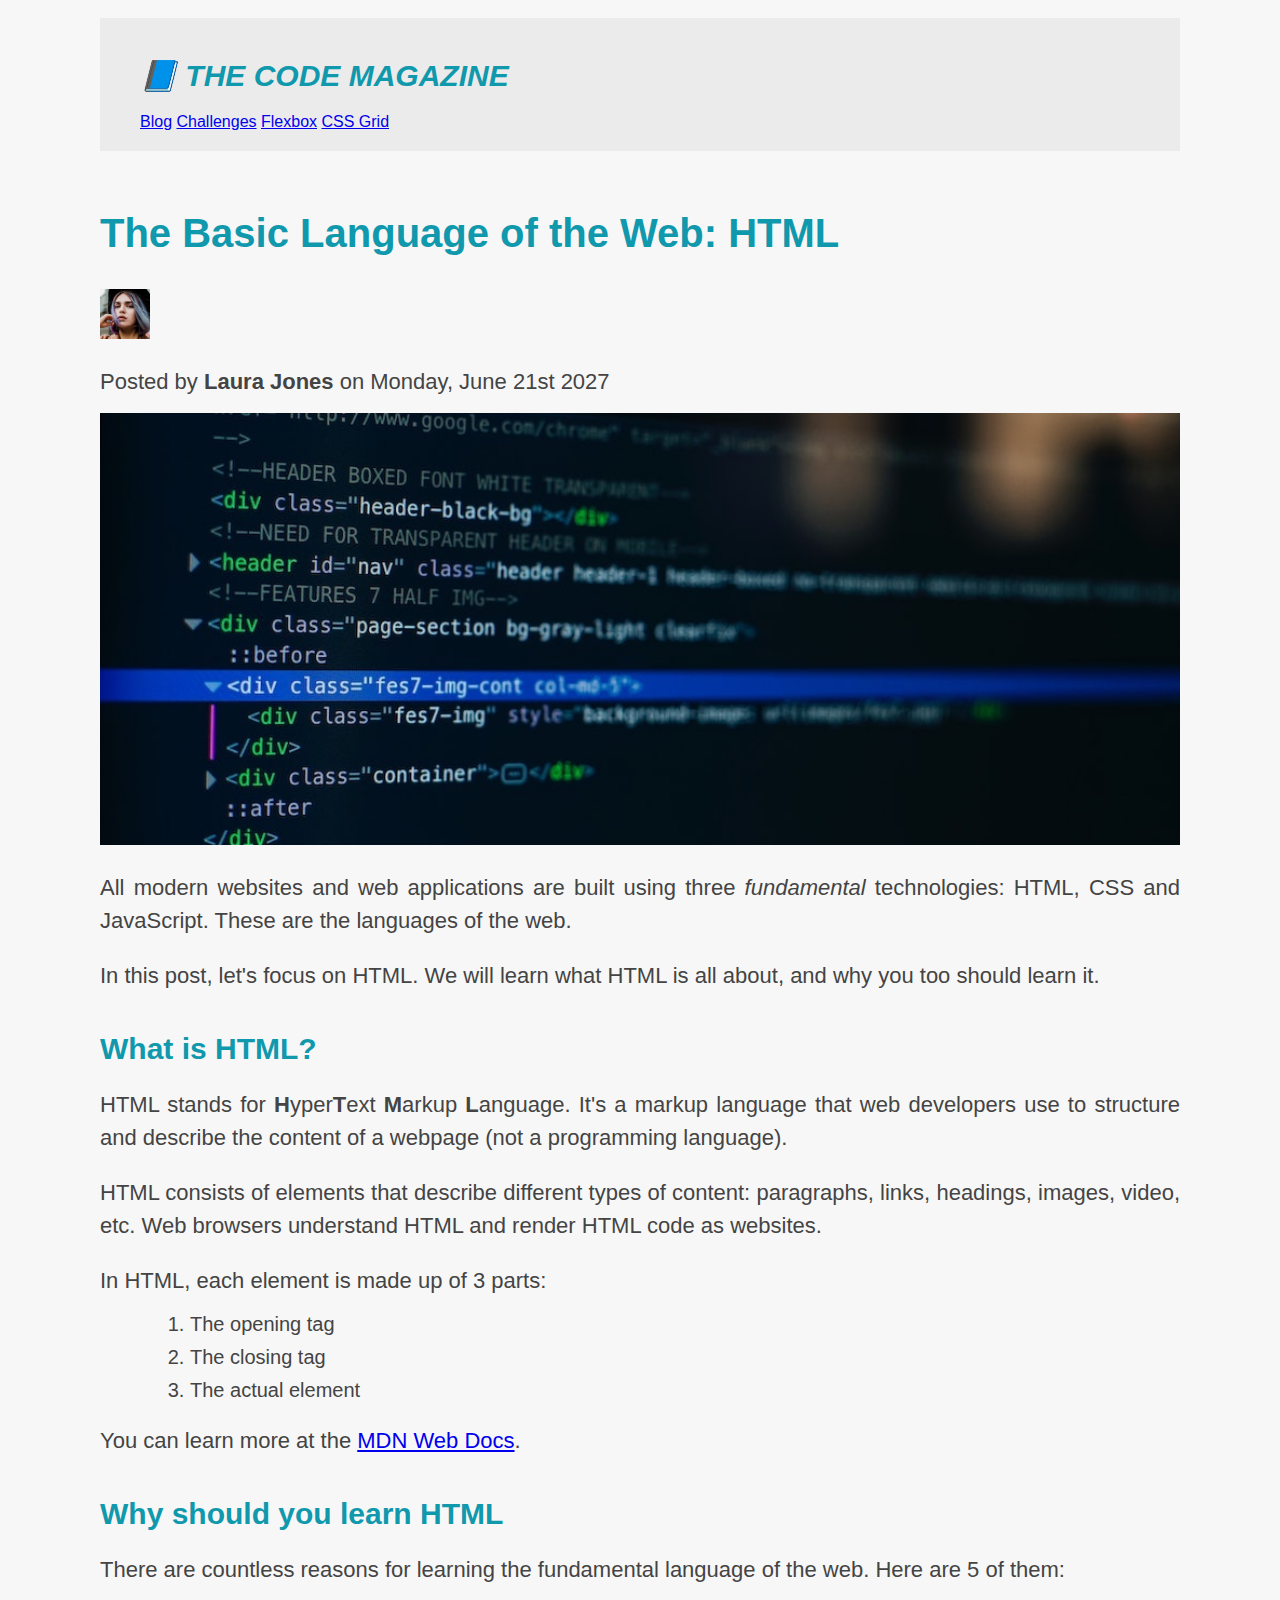
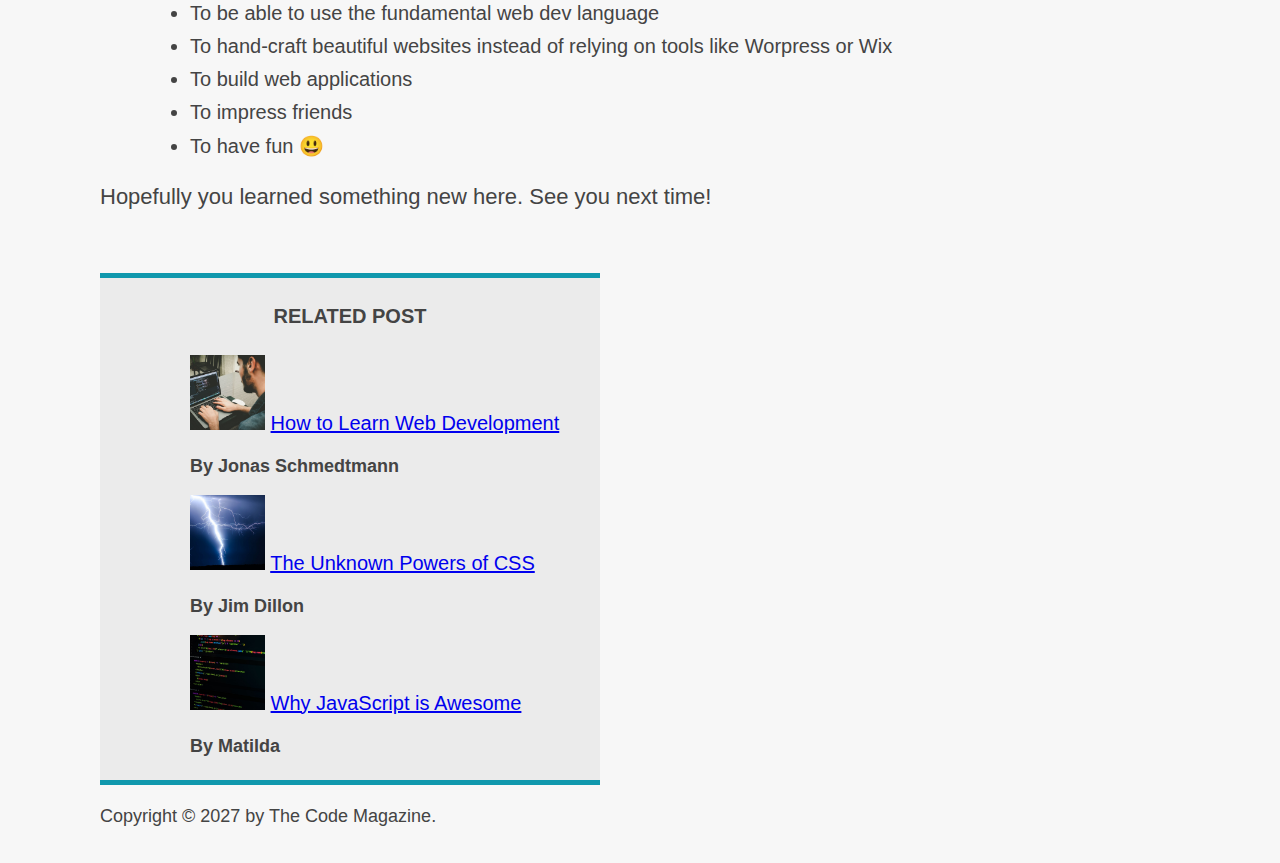
<file: Udemy/starter/02-HTML-Fundamentals/index.html>
<!DOCTYPE html>
<html lang="en">
  <head>
    <meta charset="UTF-8" />
    <link rel="stylesheet" href="style.css"/>
    <title>The Basic Language of the Web: HTML</title>
  </head>

  <div class="container">
    <header class="main-header">
      <h1 class="header-title">📘 The Code Magazine</h1>

      <nav>
        <a href="blog.html">Blog</a>
        <a href="#">Challenges</a>
        <a href="#">Flexbox</a>
        <a href="#">CSS Grid</a>
      </nav>
    </header>

    <article>
      <header>
        <h2 class="header-title">The Basic Language of the Web: HTML</h2>

        <img 
          src="img/laura-jones.jpg" 
          alt="Headshot of Laura Jones" 
          width="50" />
        <p>Posted by <strong>Laura Jones</strong> on Monday, June 21st 2027</p>
        <img
          src="img/post-img.jpg"
          alt="HTML code on a screen"
          class="post-image" />
      </header>

      <p>
        All modern websites and web applications are built using three
        <em>fundamental</em>
        technologies: HTML, CSS and JavaScript. These are the languages of the
        web.
      </p>
      <p>
        In this post, let's focus on HTML. We will learn what HTML is all about,
        and why you too should learn it.
      </p>

      <h3 class="header-title">What is HTML?</h3>
      <p>
        HTML stands for <strong>H</strong>yper<strong>T</strong>ext
        <strong>M</strong>arkup <strong>L</strong>anguage. It's a markup language
        that web developers use to structure and describe the content of a webpage
        (not a programming language).
      </p>
      <p>
        HTML consists of elements that describe different types of content:
        paragraphs, links, headings, images, video, etc. Web browsers understand
        HTML and render HTML code as websites.
      </p>
      <p>In HTML, each element is made up of 3 parts:</p>
      <ol>
        <li>The opening tag</li>
        <li>The closing tag</li>
        <li>The actual element</li>
      </ol>
      <p>
        You can learn more at the
        <a href="https://developer.mozilla.org/pt-BR/docs/Web/HTML" target="_blank">MDN Web Docs</a>.
      </p>

      <h3 class="header-title">Why should you learn HTML</h3>
      <p>
        There are countless reasons for learning the fundamental language of the
        web. Here are 5 of them:
      </p>
      <ul>
        <li>To be able to use the fundamental web dev language</li>
        <li> To hand-craft beautiful websites instead of relying on tools like Worpress or Wix </li>
        <li>To build web applications</li>
        <li>To impress friends</li>
        <li>To have fun 😃</li>
      </ul>
      <p>Hopefully you learned something new here. See you next time!</p>
    </article>

    <aside>
      <h4>Related post</h4>
      <ul class="related-list">
        <li>
          <img src="img/related-1.jpg" width="75"  alt="Person programming">
          <a href="#">How to Learn Web Development</a>
          <p class="related-author">By Jonas Schmedtmann</p>
        </li>

        <li>
          <img src="img/related-2.jpg" width="75"  alt="Lightning">
          <a href="#">The Unknown Powers of CSS</a>
          <p class="related-author">By Jim Dillon</p>
        </li>

        <li>
          <img src="img/related-3.jpg" width="75"  alt="JavaScript code">
          <a href="#">Why JavaScript is Awesome</a>
          <p class="related-author">By Matilda</p>
        </li>
      </ul>
    </aside>
    

    <footer>
      <p>Copyright &copy; 2027 by The Code Magazine.</p>
    </footer>
  </div>
  </body>
</html>
</file>
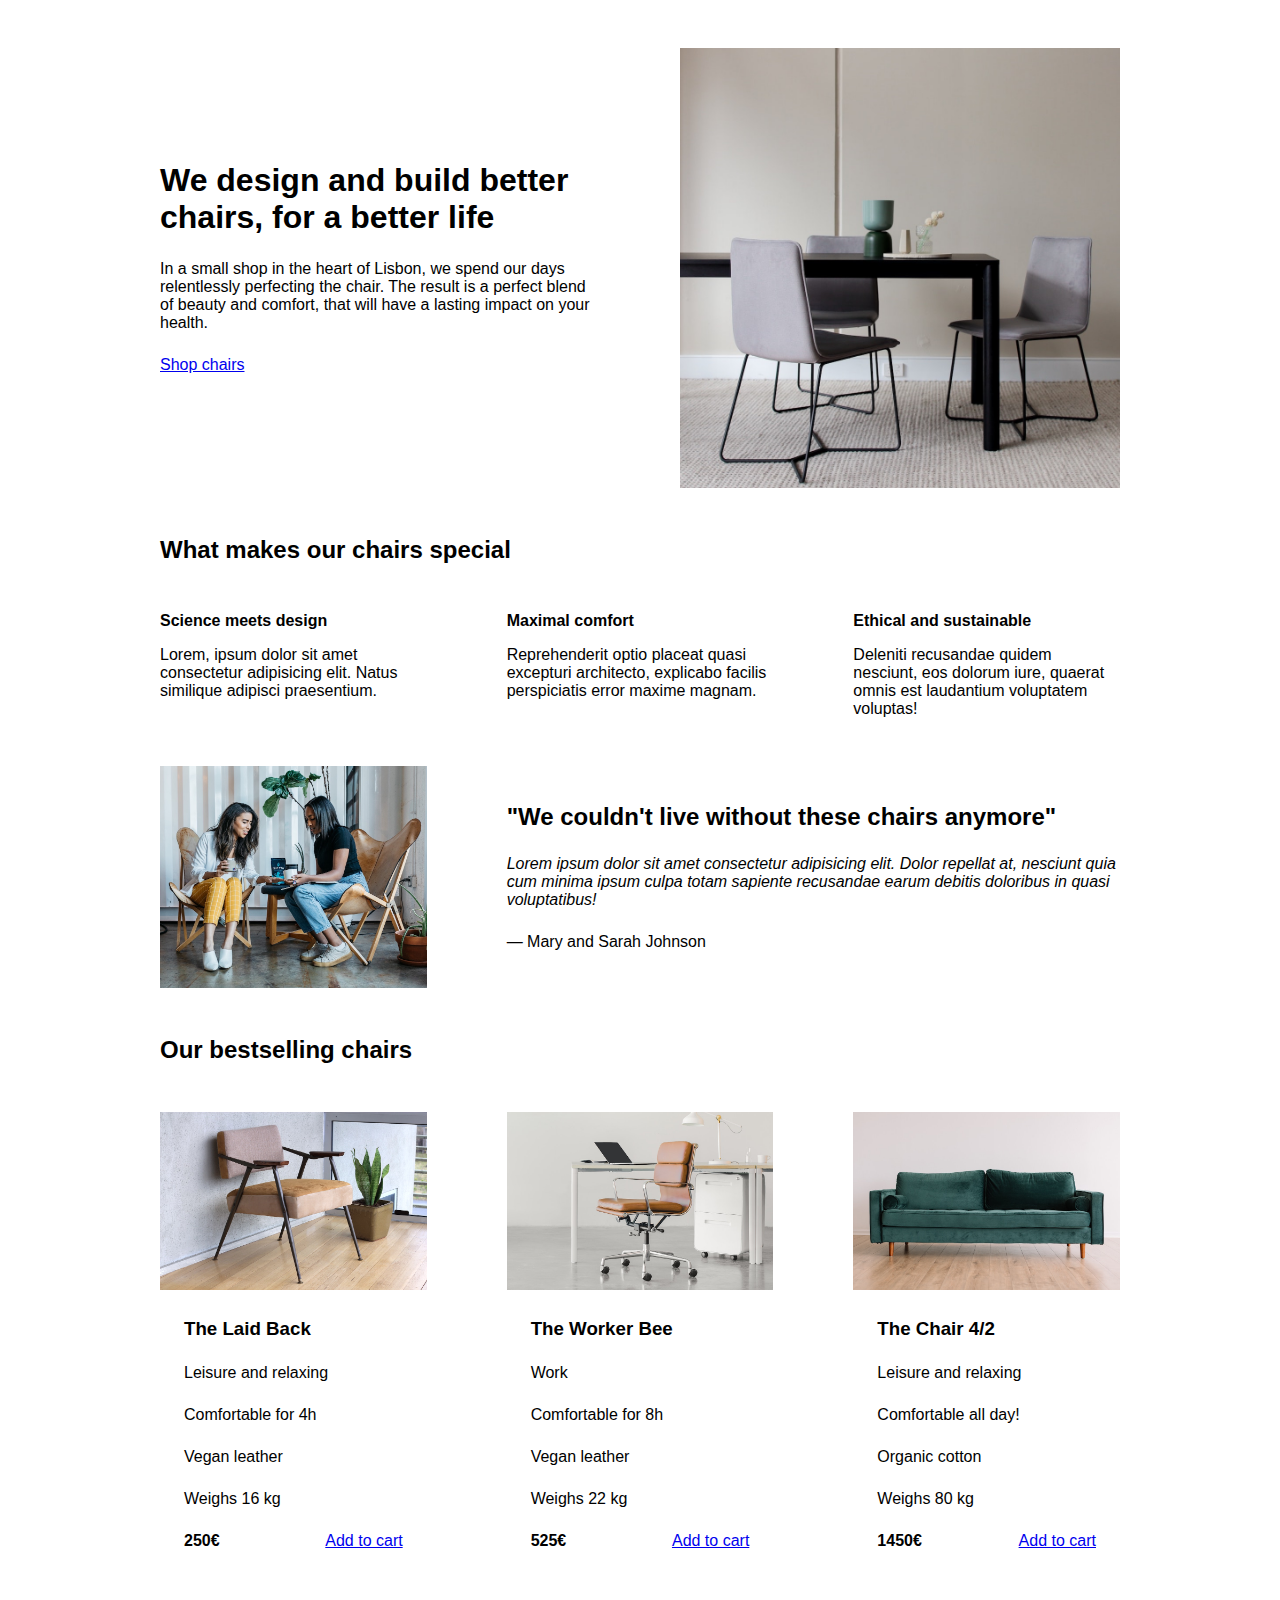
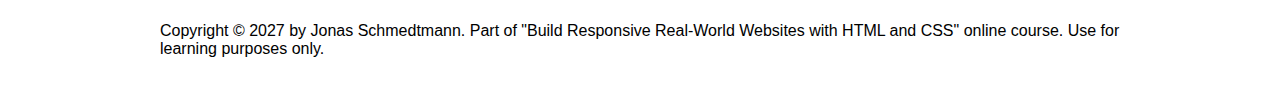
<file: Udemy/starter/05-Design/index.html>
<!DOCTYPE html>
<html lang="en">
  <head>
    <meta charset="UTF-8" />
    <meta http-equiv="X-UA-Compatible" content="IE=edge" />
    <meta name="viewport" content="width=device-width, initial-scale=1.0" />

    <link rel="stylesheet" href="style.css" />
    <title>Lisbon Chair Shop</title>
  </head>
  <body>
    <div class="container">
      <header>
        <div class="header-text-box">
          <h1>We design and build better chairs, for a better life</h1>
          <p class="header-text">
            In a small shop in the heart of Lisbon, we spend our days
            relentlessly perfecting the chair. The result is a perfect blend of
            beauty and comfort, that will have a lasting impact on your health.
          </p>
          <a class="btn btn--big" href="#">Shop chairs</a>
        </div>
        <img src="hero.jpg" alt="Photo" />
      </header>

      <section>
        <h2>What makes our chairs special</h2>
        <div class="grid-3-cols">
          <div>
            <p class="features-title"><strong>Science meets design</strong></p>
            <p class="features-text">
              Lorem, ipsum dolor sit amet consectetur adipisicing elit. Natus
              similique adipisci praesentium.
            </p>
          </div>

          <div>
            <p class="features-title">
              <strong>Maximal comfort</strong>
            </p>
            <p class="features-text">
              Reprehenderit optio placeat quasi excepturi architecto, explicabo
              facilis perspiciatis error maxime magnam.
            </p>
          </div>

          <div>
            <p class="features-title">
              <strong>Ethical and sustainable</strong>
            </p>
            <p class="features-text">
              Deleniti recusandae quidem nesciunt, eos dolorum iure, quaerat
              omnis est laudantium voluptatem voluptas!
            </p>
          </div>
        </div>
      </section>

      <section class="testimonial-section">
        <div class="grid-3-cols">
          <img src="customers.jpg" alt="People sitting on chairs" />
          <div class="testimonial-box">
            <h2>"We couldn't live without these chairs anymore"</h2>
            <blockquote class="testimonial-text">
              Lorem ipsum dolor sit amet consectetur adipisicing elit. Dolor
              repellat at, nesciunt quia cum minima ipsum culpa totam sapiente
              recusandae earum debitis doloribus in quasi voluptatibus!
            </blockquote>
            <p class="testimonial-author">&mdash; Mary and Sarah Johnson</p>
          </div>
        </div>
      </section>

      <section>
        <h2>Our bestselling chairs</h2>
        <div class="grid-3-cols">
          <figure class="chair">
            <img src="chair-1.jpg" alt="Chair" />
            <div class="chair-box">
              <h3>The Laid Back</h3>
              <ul class="chair-details">
                <li>
                  <!-- Span is a generic INLINE text element, it doesn't have any meaning. It's like a div element, but inline -->
                  <span>Leisure and relaxing</span>
                </li>
                <li>
                  <span>Comfortable for 4h</span>
                </li>
                <li>
                  <span>Vegan leather</span>
                </li>
                <li>
                  <span>Weighs 16 kg</span>
                </li>
              </ul>
              <div class="chair-price">
                <strong>250€</strong>
                <a href="#" class="btn btn--small">Add to cart</a>
              </div>
            </div>
          </figure>

          <figure class="chair">
            <img src="chair-2.jpg" alt="Chair" />
            <div class="chair-box">
              <h3>The Worker Bee</h3>
              <ul class="chair-details">
                <li>
                  <span>Work</span>
                </li>
                <li>
                  <span>Comfortable for 8h</span>
                </li>
                <li>
                  <span>Vegan leather</span>
                </li>
                <li>
                  <span>Weighs 22 kg</span>
                </li>
              </ul>
              <div class="chair-price">
                <strong>525€</strong>
                <a href="#" class="btn btn--small">Add to cart</a>
              </div>
            </div>
          </figure>

          <figure class="chair">
            <img src="chair-3.jpg" alt="Chair" />
            <div class="chair-box">
              <h3>The Chair 4/2</h3>
              <ul class="chair-details">
                <li>
                  <span>Leisure and relaxing</span>
                </li>
                <li>
                  <span>Comfortable all day!</span>
                </li>
                <li>
                  <span>Organic cotton</span>
                </li>
                <li>
                  <span>Weighs 80 kg</span>
                </li>
              </ul>
              <div class="chair-price">
                <strong>1450€</strong>
                <a href="#" class="btn btn--small">Add to cart</a>
              </div>
            </div>
          </figure>
        </div>
      </section>

      <footer>
        Copyright &copy; 2027 by Jonas Schmedtmann. Part of "Build Responsive
        Real-World Websites with HTML and CSS" online course. Use for learning
        purposes only.
      </footer>
    </div>
  </body>
</html>
</file>
<file: styles.css>
@import url('https://fonts.googleapis.com/css?family=Raleway:300,400');
@import url('https://fonts.googleapis.com/css?family=Metal+Mania');

@font-face {
    font-family: "Booter - Zero Zero";
    src: url("Fonts/Booter - Zero Zero.woff") format("woff"),
    url("Fonts/Booter - Zero Zero.woff2") format("woff2");
    font-weight: normal;
    font-style: normal;
}

* {
    box-sizing: border-box;
    font-family: Raleway;
    color: #777;
}

html, body {
    margin: 0;
    padding: 0;
    text-align: justify;
}

.nav ul {
    margin:0;
}

.nav li {
    display: inline;
}

.nav a {
    display: inline-block;
    padding: 0.5em;
    color: white;
    text-decoration: none;
}

.main-nav {
    text-align: center;
    font-size: 1.1em;
    font-weight: lighter;
    border-bottom: 1px solid rgba(255, 255, 255, 0.3);
}

.main-nav li {
    padding: 0 5%;
}

.nav a:hover {
    background-color: #444;
}
.main-header {
    background-color: rgba(0,0,0,0.6);
    background-image: url("Images/Header_background.jpg");
    background-blend-mode: multiply;
    background-size: cover;
    padding-bottom: 30px;
}

.band-name {
    text-align: center;
    margin: 0;
    font-size: 3em;
    font-family: "Booter - Zero Zero";
    font-weight: normal;
    color: white;
}

.band-name-large {
    font-size: 8em;
}

.content-section {
    margin: 1em;
}

.container {
    max-width: 1080px;
    margin: 0 auto;
    padding: 0 1.5em;
}

.section-header {
    font-family: 'Metal Mania';
    font-weight: normal;
    color: #333;
    text-align: center;
    font-size: 2em;
}

.main-footer {
    background-color: rgb(180, 180, 180);
    padding: 0.25;
    font-size: 0.5em;
}

.main-footer-container {
    display:flex;
    justify-content: center;
    align-items: center;
}

.main-footer-container ul {
    flex-grow: 1;
    text-align: end;
}

.footer-nav li {
    padding: 0 0.5em;
}

.footer-nav img {
    width: 30px;
    height: 30px;
}

.images {
  margin: auto;
  display: block;
}

.btn {
    text-align: center;
    vertical-align: middle;
    padding: 0.67em;
    cursor: pointer;
}

.btn-header {
    margin: 0.5em 15% 2em 15%;
    color: white;
    border: 2px solid #2d9cdb;
    background-color: rgba(255, 255, 255, 0.1);
    border-radius: 0;
    font-size: 1.5em;
    font-weight: lighter;
    padding-left: 2em;
    padding-right: 2em;
}

.header-content {
    display: flex;
    justify-content: center;
}

.btn-header:hover {
    background-color: rgba(255, 255, 255, 0.3);
}

.btn-play {
    display: block;
    margin: 0 auto;
    color: #2d9cdb;
    font-size: 4em;
    border-radius: 50%;
    padding: 0;
    width: 100px;
    height: 100px;
}

.tour-row {
    border-bottom: 1px solid black;
    padding-bottom: 1em;
    margin-bottom: 1em;
}

.tour-row:last-child {
    border-bottom: none;
}

.tour-item {
    display: inline-block;
    padding-right: 0.5em;
}

.tour-date {
    color: #555;
    font-weight: bold;
    width: 11%;
}

.tour-city {
    width: 24%;
}

.tour-arena {
    width: 42%;
}

.tour-btn {
    max-width: 19%;
}

.btn-primary {
    color: white;
    background-color: #56ccf2;
    border: none;
    border-radius: 0.3em;
    font-weight: bold;
}

.btn-primary:hover {
    background-color: #2d9cdb;
}

.shop-item {
    margin: 30px;
}

.shop-item-title {
    display: block;
    width: 100%;
    text-align: center;
    font-weight: bold;
    font-size: 1.5em;
    color: #333;
    margin-bottom: 15px;
}

.shop-item-image {
    height: 15em;
}

.shop-item-details {
    display: flex;
    align-items: center;
    padding: 5px;
}

.shop-item-price {
    flex-grow: 1;
    color: #333;
}

.shop-items {
    display: flex;
    flex-wrap: wrap;
    justify-content: space-around;
}

.cart-header {
    font-weight: bold;
    font-size: 1.5em;
    color: #333;
}

.cart-column {
    display: flex;
    align-items: center;
    border-bottom: 1px solid black;
    margin-right: 1.5em;
    padding-bottom: 10px;
    margin-top: 10px;
}

.cart-row {
    display: flex;
}

.cart-item {
    width: 45%;
}

.cart-price {
    width: 20%;
    font-size: 1.2em;
    color: #333
}

.cart-quantity {
    width: 35%;
}

.cart-item-title {
    color: #333;
    margin-left: 0.5em;
    font-size: 1.2em;
}

.cart-item-image {
    width: 75px;
    height: auto;
    border-radius: 10px;
}

.btn-danger {
    color: white;
    background-color: #Eb5757;
    border: none;
    border-radius: 0.3em;
    font-weight: bold;;
}

.btn-danger:hover {
    background-color: #CC4C4C;
}

.cart-quantity-input {
    height: 34px;
    width: 50px;
    border-radius: 5px;
    border: 1px solid #56ccf2;
    background-color: #EEE;
    color: #333;
    padding: 0;
    text-align: center;
    font-size: 1.2em;
    margin-right: 25px;
}

.cart-row:last-child {
    border-bottom: 1px solid black;
}

.cart-row:last-child .cart-column {
    border: none;
}

.cart-total {
    text-align: end;
    margin-top: 20px;
    margin-right: 20px;
}

.cart-total-title {
    font-size: 1.5em;
    font-weight: bold;
    color: black;
    margin-right: 20px;
}

.cart-total-price {
    font-size: 1.2em;
    color: #333
}

.btn-purchase {
    display: block;
    margin: 40px auto 80px auto;
    font-size: 1.75em;
}
</file>
<file: exercises/Google/styles.css>
* {
    margin: 0;
    padding: 0;
    font-family: Arial, Helvetica, sans-serif;
    box-sizing: border-box;
}

nav {
    float: right;

}

nav a{
    display: inline-block;
    padding: 10px;
    margin: 8px;
    font-size: 13px;
}

a {
    text-decoration: none;
    color: black;
}

a:hover {
    text-decoration: underline;
}

footer {
    background-color: #f2f2f2;
    border-top: solid 2px #e4e4e4;
    position: fixed;
    bottom: 0;
    width: 100%;
    padding: 12px;
}

footer div a {
    display: inline;
    color: #666666;
    font-size: 15px;
    padding: 15px 20px;
}

.RF {
    float: right;
}

.LF {
    float: left;
}

.container {
    min-width: 480px;
    margin: 0 auto;
}

.logo{
    display: block;
    width: 360px;
    margin: auto;
    clear: both;
    padding-top: 120px;
    padding-bottom: 30px;
}

.form {
    text-align: center;
}

.search-bar {
    width: 700px;
    line-height: 50px;
    border: 1px solid #e4e4e4;
    border-radius: 30px;
    border-width: 1px;
    margin: 30px;
}

.btns {
    text-align: center;
    color: #3c4043;
    border-radius: 4px;
    cursor: pointer;
}
</file>
<file: Udemy/final/03-CSS-Fundamentals/style.css>
* {
  /* border-top: 10px solid #1098ad; */
  margin: 0;
  padding: 0;
}

/* PAGE SECTIONS */
body {
  color: #444;
  font-family: sans-serif;

  border-top: 10px solid #1098ad;
  position: relative;
}

.container {
  width: 800px;
  /* margin-left: auto;
  margin-right: auto; */
  margin: 0 auto;
}

.main-header {
  background-color: #f7f7f7;
  /* padding: 20px;
  padding-left: 40px;
  padding-right: 40px; */
  padding: 20px 40px;
  margin-bottom: 60px;
  /* height: 80px; */
}

nav {
  font-size: 18px;
  /* text-align: center; */
}

article {
  margin-bottom: 60px;
}

.post-header {
  margin-bottom: 40px;
  /* position: relative; */
}

aside {
  background-color: #f7f7f7;
  border-top: 5px solid #1098ad;
  border-bottom: 5px solid #1098ad;
  /* padding-top: 50px;
  padding-bottom: 50px; */
  padding: 50px 0;
  width: 500px;
}

/* SMALLER ELEMENTS */
h1,
h2,
h3 {
  color: #1098ad;
}

h1 {
  font-size: 26px;
  text-transform: uppercase;
  font-style: italic;
}

h2 {
  font-size: 40px;
  margin-bottom: 30px;
}

h3 {
  font-size: 30px;
  margin-bottom: 20px;
  margin-top: 40px;
}

h4 {
  font-size: 20px;
  text-transform: uppercase;
  text-align: center;
}

p {
  font-size: 22px;
  line-height: 1.5;
  margin-bottom: 15px;
}

ul,
ol {
  margin-left: 50px;
  margin-bottom: 20px;
}

li {
  font-size: 20px;
  margin-bottom: 10px;
  /* display: inline; */
}

li:last-child {
  margin-bottom: 0;
}

/* footer p {
  font-size: 16px;
} */

/* article header p {
  font-style: italic;
} */

#author {
  font-style: italic;
  font-size: 18px;
}

#copyright {
  font-size: 16px;
}

.related-author {
  font-size: 18px;
  font-weight: bold;
}

/* ul {
  list-style: none;
} */

.related {
  list-style: none;
}

body {
  /* background-color: orangered; */
}

/* .first-li {
  font-weight: bold;
} */

li:first-child {
  font-weight: bold;
}

li:last-child {
  font-style: italic;
}

li:nth-child(even) {
  /* color: red; */
}

/* Misconception: this won't work! */
article p:first-child {
  color: red;
}

/* Styling links */
a:link {
  color: #1098ad;
  text-decoration: none;
}

a:visited {
  /* color: #777; */
  color: #1098ad;
}

a:hover {
  color: orangered;
  font-weight: bold;
  text-decoration: underline orangered;
}

a:active {
  background-color: black;
  font-style: italic;
}
/* LVHA */

.post-img {
  width: 100%;
  height: auto;
}

nav a:link {
  /* background-color: orangered;
  margin: 20px;
  padding: 20px;

  display: block; */

  margin-right: 30px;
  margin-top: 10px;
  display: inline-block;
}

nav a:link:last-child {
  margin-right: 0;
}

button {
  font-size: 22px;
  padding: 20px;
  cursor: pointer;

  position: absolute;
  /* top: 50px;
  left: 50px; */
  bottom: 50px;
  right: 50px;
}

h1::first-letter {
  font-style: normal;
  margin-right: 5px;
}

h3 + p::first-line {
  /* color: red; */
}

h2 {
  /* background-color: orange; */
  position: relative;
}

h2::before {
  content: "TOP";
  background-color: #ffe70e;
  color: #444;
  font-size: 16px;
  font-weight: bold;
  display: inline-block;
  padding: 5px 10px;
  position: absolute;
  top: -10px;
  right: -25px;
}

/* Resolving conflicts */
/* #copyright {
  color: red;
}

.copyright {
  color: blue;
}

.text {
  color: yellow;
}

footer p {
  color: green !important;
} */

/* nav a:link,
nav p {
  font-size: 18px;
} */
</file>
<file: Udemy/final/04-CSS-Layouts/style.css>
* {
  /* border-top: 10px solid #1098ad; */
  margin: 0;
  padding: 0;
  box-sizing: border-box;
}

/* PAGE SECTIONS */
body {
  color: #444;
  font-family: sans-serif;

  border-top: 10px solid #1098ad;
  position: relative;
}

.container {
  width: 1200px;
  /* margin-left: auto;
  margin-right: auto; */
  margin: 0 auto;
}

.main-header {
  background-color: #f7f7f7;
  /* padding: 20px;
  padding-left: 40px;
  padding-right: 40px; */
  padding: 20px 40px;
  /* margin-bottom: 60px; */
  /* height: 80px; */
}

nav {
  font-size: 18px;
  /* text-align: center; */
}

article {
  /* margin-bottom: 60px; */
}

.post-header {
  margin-bottom: 40px;
  /* position: relative; */
}

aside {
  background-color: #f7f7f7;
  border-top: 5px solid #1098ad;
  border-bottom: 5px solid #1098ad;
  padding: 50px 40px;
}

/* SMALLER ELEMENTS */
h1,
h2,
h3 {
  color: #1098ad;
}

h1 {
  font-size: 26px;
  text-transform: uppercase;
  font-style: italic;
}

h2 {
  font-size: 40px;
  margin-bottom: 30px;
}

h3 {
  font-size: 30px;
  margin-bottom: 20px;
  margin-top: 40px;
}

h4 {
  font-size: 20px;
  text-transform: uppercase;
  text-align: center;
  margin-bottom: 30px;
}

p {
  font-size: 22px;
  line-height: 1.5;
  margin-bottom: 15px;
}

ul,
ol {
  margin-left: 50px;
  margin-bottom: 20px;
}

li {
  font-size: 20px;
  margin-bottom: 10px;
  /* display: inline; */
}

li:last-child {
  margin-bottom: 0;
}

/* footer p {
  font-size: 16px;
} */

/* article header p {
  font-style: italic;
} */

#author {
  font-style: italic;
  font-size: 18px;
}

#copyright {
  font-size: 16px;
}

.related-author {
  font-size: 18px;
  font-weight: bold;
}

/* ul {
  list-style: none;
} */

.related {
  list-style: none;
  margin-left: 0;
}

body {
  /* background-color: orangered; */
}

/* .first-li {
  font-weight: bold;
} */

li:first-child {
  font-weight: bold;
}

li:last-child {
  font-style: italic;
}

li:nth-child(even) {
  /* color: red; */
}

/* Misconception: this won't work! */
article p:first-child {
  color: red;
}

/* Styling links */
a:link {
  color: #1098ad;
  text-decoration: none;
}

a:visited {
  /* color: #777; */
  color: #1098ad;
}

a:hover {
  color: orangered;
  font-weight: bold;
  text-decoration: underline orangered;
}

a:active {
  background-color: black;
  font-style: italic;
}
/* LVHA */

.post-img {
  width: 100%;
  height: auto;
}

nav a:link {
  /* background-color: orangered;
  margin: 20px;
  padding: 20px;

  display: block; */

  margin-right: 30px;
  display: inline-block;
}

nav a:link:last-child {
  margin-right: 0;
}

button {
  font-size: 22px;
  padding: 20px;
  cursor: pointer;

  position: absolute;
  /* top: 50px;
  left: 50px; */
  bottom: 50px;
  right: 50px;
}

h1::first-letter {
  font-style: normal;
  margin-right: 5px;
}

h3 + p::first-line {
  /* color: red; */
}

h2 {
  /* background-color: orange; */
  position: relative;
}

h2::before {
  content: "TOP";
  background-color: #ffe70e;
  color: #444;
  font-size: 16px;
  font-weight: bold;
  display: inline-block;
  padding: 5px 10px;
  position: absolute;
  top: -10px;
  right: -25px;
}

/* Resolving conflicts */
/* #copyright {
  color: red;
}

.copyright {
  color: blue;
}

.text {
  color: yellow;
}

footer p {
  color: green !important;
} */

/* nav a:link,
nav p {
  font-size: 18px;
} */

/* FLOATS */
/*
.author-img {
  float: left;
  margin-bottom: 20px;
}

.author {
  float: left;
  margin-top: 10px;
  margin-left: 20px;
}

h1 {
  float: left;
}

nav {
  float: right;
}

.clear {
  clear: both;
}

.clearfix::after {
  clear: both;
  content: "";
  display: block;
}

article {
  width: 825px;
  float: left;
}

aside {
  width: 300px;
  float: right;
}

footer {
  clear: both;
}
*/

/* FLEXBOX */
.main-header {
  display: flex;
  align-items: center;
  justify-content: space-between;
}

.author-box {
  display: flex;
  align-items: center;
  margin-bottom: 15px;
}

.author {
  margin-bottom: 0;
  margin-left: 15px;
}

.related-post {
  display: flex;
  align-items: center;
  gap: 20px;
  margin-bottom: 30px;
}

.related-link:link {
  font-size: 17px;
  font-weight: bold;
  font-style: normal;
  margin-bottom: 5px;
  display: block;
}

.related-author {
  margin-bottom: 0;
  font-size: 14px;
  font-weight: normal;
  font-style: italic;
}

/* FLEXBOX LAYOUT */
/* .row {
  display: flex;
  align-items: flex-start;
  gap: 75px;
  margin-bottom: 60px;
}

article {
  flex: 1;
  margin-bottom: 0;
}

aside {
  
  DEFAULTS:
  flex-grow: 0;
  flex-shrink: 1;
  flex-basis: auto;

  flex: 0 0 300px;
} */

/* CSS GRID LAYOUT */
.container {
  display: grid;
  grid-template-columns: 1fr 300px;
  column-gap: 75px;
  row-gap: 60px;
  align-items: start;
}

.main-header {
  /* grid-column: 1 / span 2; */
  grid-column: 1 / -1;
}

article {
}

aside {
}

footer {
  grid-column: 1 / -1;
}
</file>
<file: Udemy/final/05-Design/style.css>
/*
SPACING SYSTEM (px)
2 / 4 / 8 / 12 / 16 / 24 / 32 / 48 / 64 / 80 / 96 / 128

FONT SIZE SYSTEM (px)
10 / 12 / 14 / 16 / 18 / 20 / 24 / 30 / 36 / 44 / 52 / 62 / 74 / 86 / 98
*/

/* 
MAIN COLOR: #087f5b
GREY COLOR: #343a40
*/

* {
  margin: 0;
  padding: 0;
  box-sizing: border-box;
}

/* ------------------------ */
/* GENERAL STYLES */
/* ------------------------ */
body {
  font-family: "Inter", sans-serif;
  color: #343a40;
  border-bottom: 8px solid #087f5b;
}

.container {
  width: 960px;
  margin: 0 auto;
}

header,
section {
  margin-bottom: 96px;
}

h2 {
  margin-bottom: 48px;
  font-size: 36px;
  letter-spacing: -0.5px;
  /* 24 / 30 / 36 */
}

.grid-3-cols {
  display: grid;
  grid-template-columns: repeat(3, 1fr);
  column-gap: 80px;
}

.btn:link,
.btn:visited {
  background-color: #087f5b;
  color: #fff;
  text-decoration: none;
  text-transform: uppercase;
  font-weight: 500;

  display: inline-block;
  border-radius: 100px;
}

.btn:hover,
.btn:active {
  background-color: #099268;
}

.btn--big {
  font-size: 18px;
  padding: 16px 32px;
}

.btn--small {
  font-size: 14px;
  padding: 8px 12px;
}

img {
  border-radius: 12px;
}

/* ------------------------ */
/* COMPONENT STYLES */
/* ------------------------ */

/* HEADER */
header {
  display: grid;
  grid-template-columns: repeat(2, 1fr);
  column-gap: 80px;
  margin-top: 64px;
}

.header-text-box {
  align-self: center;
}

h1 {
  margin-bottom: 32px;
  font-size: 44px;
  line-height: 1.1;
  letter-spacing: -1px;
  /* 44 / 52 / 62 */

  /* text-shadow: 0 5px 5px rgba(0, 0, 0, 0.2); */
}

.header-text {
  margin-bottom: 24px;
  font-size: 18px;
  line-height: 1.7;
}

img {
  width: 100%;
}

/* FEATURES */
.features-icon {
  stroke: #087f5b;
  width: 32px;
  heigh: 32px;
  margin-bottom: 24px;
}

.features-title {
  margin-bottom: 16px;
  font-size: 20px;
}

.features-text {
  font-size: 18px;
  line-height: 1.7;
}

/* TESTIMONIAL */
.testimonial-section {
  background-color: #087f5b;
  color: #fff;
  padding: 24px;
  border-radius: 12px;
}

.testimonial-box {
  grid-column: 2 / -1;
  align-self: center;
}

.testimonial-box h2 {
  margin-bottom: 24px;
  /* 20 / 24 / 30 */
  font-size: 24px;
}

.testimonial-text {
  font-style: italic;
  margin-bottom: 24px;
  font-size: 18px;
  line-height: 1.7;
  color: ##e6fcf5;
}

.testimonial-author {
  color: #c3fae8;
}

/* CHAIRS */
.chair {
  box-shadow: 0 20px 30px 0 rgba(0, 0, 0, 0.07);
  border-radius: 12px;
}

.chair img {
  border-bottom-left-radius: 0;
  border-bottom-right-radius: 0;
}

.chair-box {
  padding: 32px;
}

h3 {
  margin-bottom: 24px;
  font-size: 20px;
}

.chair-details {
  list-style: none;
  margin-bottom: 48px;
}

.chair-details li {
  display: flex;
  align-items: center;
  gap: 12px;
  margin-bottom: 16px;
}

.chair-details li:last-child {
  margin-bottom: 0;
}

.chair-icon {
  stroke: #087f5b;
  width: 24px;
  height: 24px;
}

.chair-price {
  display: flex;
  justify-content: space-between;
  align-items: center;
  font-size: 20px;
}

footer {
  margin-bottom: 48px;
  font-size: 14px;
  color: #495057;
}
</file>
<file: Udemy/starter/02-HTML-Fundamentals/style.css>
body {
    font-family: sans-serif;
    color: #444;
    background-color: #f7f7f7;
    padding: 10px;
}

h1 {
    font-size: 30px;
    text-transform: uppercase;
    font-style: italic;
}

h2 {
    font-size: 40px;
}

h3 {
    font-size: 30px;
    margin-bottom: 20px;
    margin-top: 40px;
}

h4 {
    font-size: 20px;
    text-transform: uppercase;
    text-align: center;
}

p {
    font-size: 22px;
    line-height: 1.5;
    margin-bottom: 15px;
}

ul, ol {
    margin-left: 50px;
    margin-bottom: 20px;
}

li {
    font-size: 20px;
    margin-bottom: 10px;
}

li:last-child {
    margin-bottom: 0;
}

aside {
    background-color: #ebebeb;
    border: 5px solid #1098ad;
    border-left: none;
    border-right: none;
    width: 500px;
}

article {
    margin-bottom: 60px;
}

footer p{
    font-size: 18px
}

.related-author {
    font-size: 18px;
    font-weight: bold;
}

.related-list {
    list-style: none;
}

.header-title {
    color: #1098ad;
}

.container {
    max-width: 1080px;
    margin: 0 auto;
    text-align: justify;
}
.main-header {
    background-color: #ebebeb;
    padding: 20px 40px;
    margin-bottom: 60px;
}

.post-image {
    width: 100%;
    height: auto;
}
</file>
<file: Udemy/starter/05-Design/style.css>
/*
SPACING SYSTEM (px)
2 / 4 / 8 / 12 / 16 / 24 / 32 / 48 / 64 / 80 / 96 / 128

FONT SIZE SYSTEM (px)
10 / 12 / 14 / 16 / 18 / 20 / 24 / 30 / 36 / 44 / 52 / 62 / 74 / 86 / 98
*/

* {
  margin: 0;
  padding: 0;
  box-sizing: border-box;
}

/* ------------------------ */
/* GENERAL STYLES */
/* ------------------------ */
body {
  font-family: sans-serif;
}

.container {
  width: 960px;
  margin: 0 auto;
}

header,
section {
  margin-bottom: 48px;
}

h2 {
  margin-bottom: 48px;
}

.grid-3-cols {
  display: grid;
  grid-template-columns: repeat(3, 1fr);
  column-gap: 80px;
}

/* ------------------------ */
/* COMPONENT STYLES */
/* ------------------------ */

/* HEADER */
header {
  display: grid;
  grid-template-columns: repeat(2, 1fr);
  column-gap: 80px;
  margin-top: 48px;
}

.header-text-box {
  align-self: center;
}

h1 {
  margin-bottom: 24px;
}

.header-text {
  margin-bottom: 24px;
}

img {
  width: 100%;
}

/* FEATURES */
.features-icon {
}

.features-title {
  margin-bottom: 16px;
}

.features-text {
}

/* TESTIMONIAL */
.testimonial-section {
}

.testimonial-box {
  grid-column: 2 / -1;
  align-self: center;
}

.testimonial-box h2 {
  margin-bottom: 24px;
}

.testimonial-text {
  font-style: italic;
  margin-bottom: 24px;
}

/* CHAIRS */
.chair-box {
  padding: 24px;
}

h3 {
  margin-bottom: 24px;
}

.chair-details {
  list-style: none;
  margin-bottom: 24px;
}

.chair-details li {
  display: flex;
  align-items: center;
  gap: 12px;
  margin-bottom: 24px;
}

.chair-details li:last-child {
  margin-bottom: 0;
}

.chair-icon {
}

.chair-price {
  display: flex;
  justify-content: space-between;
}

footer {
  margin-bottom: 48px;
}
</file>
